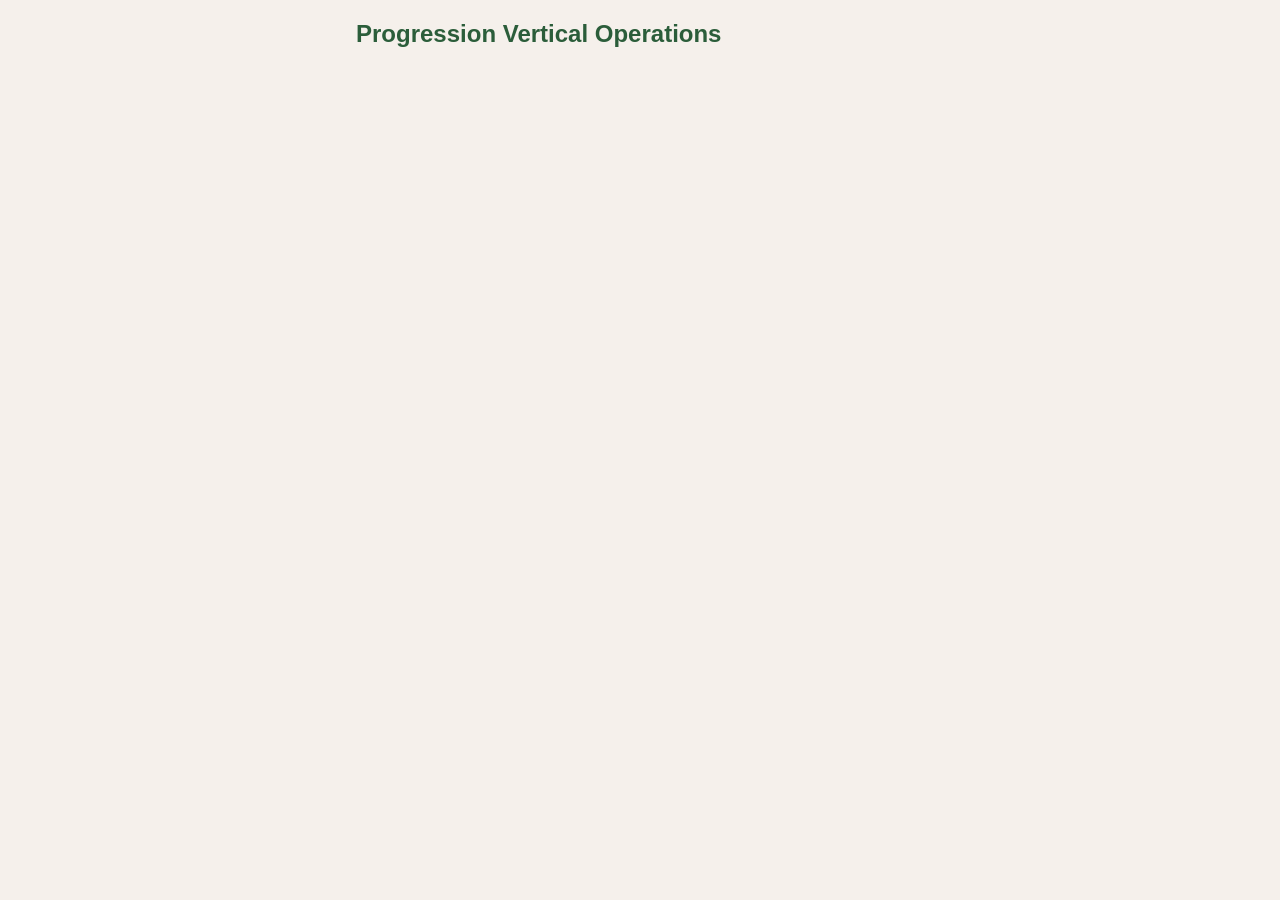
<file: index.html>
<!-- 
  Progression Vertical Operations System
  Home Page / App Launcher
  
  This is the main entry point hosted on GitHub Pages.
  Staff use this page to navigate to:
    - Gear Inspection app
    - Gear Check-Out & Return app
-->
<!DOCTYPE html>
<html lang="en">
<head>
  <meta charset="UTF-8" />
  <meta name="viewport" content="width=device-width, initial-scale=1.0" />
  <title>Progression Vertical Ops</title>
  <link rel="stylesheet" href="shared/styles.css" />
</head>
<body>
  <h1>Progression Vertical Operations</h1>
  <!-- App launcher buttons will go here -->
</body>
</html>
</file>
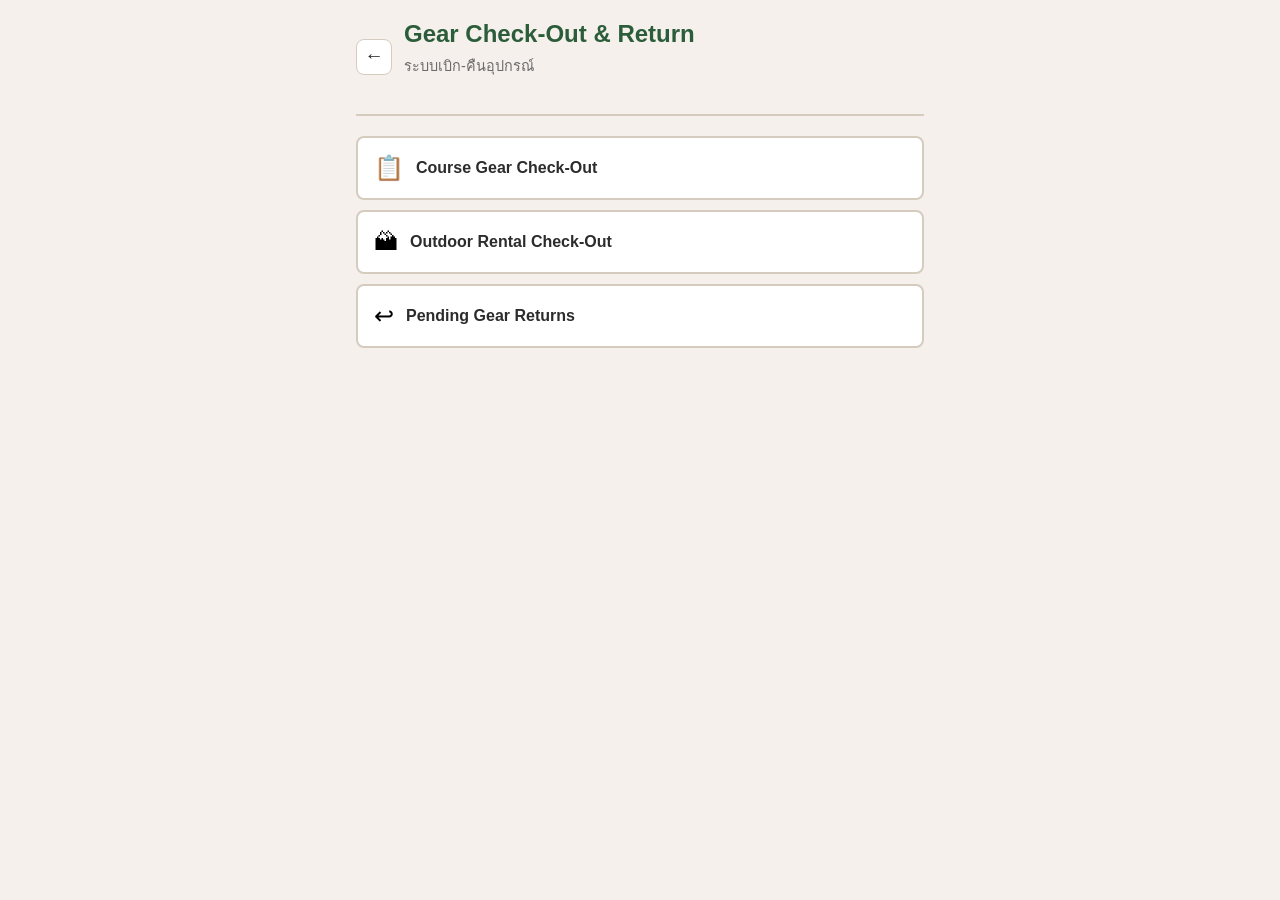
<file: gear-checkout-return/index.html>
<!--
  Gear Check-Out & Return System
  Progression Vertical Operations System

  Staff use this app for:
    1. Course Gear Check-Out
    2. Outdoor Rental Check-Out (future)
    3. Pending Gear Return Tasks (future)
-->
<!DOCTYPE html>
<html lang="en">
<head>
  <meta charset="UTF-8" />
  <meta name="viewport" content="width=device-width, initial-scale=1.0" />
  <title>Gear Check-Out & Return — Progression Vertical</title>
  <link rel="stylesheet" href="../shared/styles.css" />
  <link rel="stylesheet" href="checkout-return.css" />
</head>
<body>

  <!-- Page header -->
  <div class="page-header">
    <a href="../index.html" class="back-link" title="Home">←</a>
    <div>
      <h1>Gear Check-Out & Return</h1>
      <div class="subtitle">ระบบเบิก-คืนอุปกรณ์</div>
    </div>
  </div>

  <!-- Step 1: Main menu -->
  <section id="step-menu">
    <button class="menu-btn" id="btn-course-checkout">
      <span class="menu-icon">📋</span>
      <span class="menu-label">Course Gear Check-Out</span>
    </button>
    <button class="menu-btn" id="btn-outdoor-rental">
      <span class="menu-icon">🏔</span>
      <span class="menu-label">Outdoor Rental Check-Out</span>
    </button>
    <button class="menu-btn" id="btn-pending-returns">
      <span class="menu-icon">↩</span>
      <span class="menu-label">Pending Gear Returns</span>
    </button>
  </section>

  <!-- Step 2: Course Gear Check-Out form -->
  <section id="step-course-checkout" class="hidden">

    <!-- Back to menu -->
    <button id="back-to-menu" class="btn-back">← Back to menu</button>

    <h2>Course Gear Check-Out</h2>

    <!-- Staff and course info -->
    <div class="card form-card">
      <div class="form-group">
        <label for="guide-name">Guide / Staff Name</label>
        <input type="text" id="guide-name" placeholder="Enter your name" autocomplete="off" />
      </div>
      <div class="form-row-2col">
        <div class="form-group">
          <label for="checkout-date">Date</label>
          <input type="date" id="checkout-date" />
        </div>
        <div class="form-group">
          <label for="course-time">Course Time</label>
          <select id="course-time">
            <option value="Full-Day">Full-Day</option>
            <option value="AM-Half-Day">AM-Half-Day</option>
            <option value="PM-Half-Day">PM-Half-Day</option>
          </select>
        </div>
      </div>
      <div class="form-row-2col">
        <div class="form-group">
          <label for="program-purpose-select">Program Purpose</label>
          <select id="program-purpose-select">
            <option value="">— Choose purpose —</option>
          </select>
        </div>
        <div class="form-group">
          <label for="activity-type-select">Activity Type</label>
          <select id="activity-type-select" disabled>
            <option value="">— Choose activity —</option>
          </select>
        </div>
      </div>
      <div class="form-group">
        <label for="course-select">Course / Mission</label>
        <select id="course-select" disabled>
          <option value="">— Choose course / mission —</option>
        </select>
      </div>
    </div>

    <!-- Gear list renders here after course is selected -->
    <div id="course-gear-container">
      <!-- Filled by checkout-return.js -->
    </div>

    <!-- Submit section (hidden until gear is loaded) -->
    <div id="checkout-submit-section" class="hidden">
      <div id="checkout-validation"></div>
      <button id="checkout-submit-btn" class="btn btn-primary btn-full" disabled>
        Check Out Gear
      </button>
    </div>

  </section>

  <!-- Step 3: Success screen -->
  <section id="step-checkout-success" class="hidden">
    <div class="success-card">
      <div class="success-icon">✓</div>
      <h2>Gear Checked Out</h2>
      <p id="checkout-success-details"></p>
      <button id="new-checkout-btn" class="btn btn-primary btn-full mt-16">
        New Check-Out
      </button>
    </div>
  </section>

  <!-- Step 4: Outdoor Rental Check-Out -->
  <section id="step-outdoor-rental" class="hidden">

    <button id="rental-back-to-menu" class="btn-back">← Back to menu</button>

    <h2>Outdoor Rental Check-Out</h2>

    <!-- Customer info -->
    <div class="card form-card">
      <div class="form-section-label">Customer Details</div>
      <div class="form-group">
        <label for="rental-customer-name">Customer Name <span class="required">*</span></label>
        <input type="text" id="rental-customer-name" placeholder="Full name" autocomplete="off" />
      </div>
      <div class="form-group">
        <label for="rental-customer-email">Email</label>
        <input type="email" id="rental-customer-email" placeholder="email@example.com" autocomplete="off" />
      </div>
      <div class="form-group">
        <label for="rental-customer-phone">Phone <span class="required">*</span></label>
        <input type="tel" id="rental-customer-phone" placeholder="Phone number" autocomplete="off" />
      </div>
    </div>

    <!-- Rental dates -->
    <div class="card form-card">
      <div class="form-section-label">Rental Dates</div>
      <div class="form-group">
        <label for="rental-checkout-date">Check-Out Date</label>
        <input type="date" id="rental-checkout-date" />
      </div>
      <div class="form-row-2col">
        <div class="form-group">
          <label for="rental-return-date">Planned Return Date <span class="required">*</span></label>
          <input type="date" id="rental-return-date" />
        </div>
        <div class="form-group">
          <label for="rental-return-time">Return Time</label>
          <select id="rental-return-time">
            <option value="Before 10:00">Before 10:00</option>
            <option value="10:00 - 12:00">10:00 - 12:00</option>
            <option value="12:00 - 14:00">12:00 - 14:00</option>
            <option value="14:00 - 16:00">14:00 - 16:00</option>
            <option value="16:00 - 18:00" selected>16:00 - 18:00</option>
            <option value="After 18:00">After 18:00</option>
          </select>
        </div>
      </div>
      <div id="rental-date-warning" class="field-warning hidden"></div>
    </div>

    <!-- Staff and deposit -->
    <div class="card form-card">
      <div class="form-section-label">Staff & Deposit</div>
      <div class="form-group">
        <label for="rental-staff-name">Check-Out Staff Name <span class="required">*</span></label>
        <input type="text" id="rental-staff-name" placeholder="Your name" autocomplete="off" />
      </div>
      <div class="form-group">
        <label for="rental-deposit-type">Deposit Type <span class="required">*</span></label>
        <select id="rental-deposit-type">
          <option value="">— Select deposit type —</option>
          <option value="Cash">Cash (10,000 THB)</option>
          <option value="Passport">Passport held</option>
          <option value="Other">Other</option>
        </select>
      </div>
      <div id="deposit-cash-field" class="form-group hidden">
        <label for="rental-deposit-amount">Deposit Amount (THB) <span class="required">*</span></label>
        <input type="number" id="rental-deposit-amount" value="10000" min="0" inputmode="numeric" />
      </div>
      <div id="deposit-note-field" class="form-group hidden">
        <label for="rental-deposit-note">Deposit Note</label>
        <input type="text" id="rental-deposit-note" placeholder="e.g., Passport country, other details" autocomplete="off" />
      </div>
    </div>

    <!-- Rental item list renders here -->
    <div id="rental-items-container">
      <!-- Filled by checkout-return.js -->
    </div>

    <!-- Discount section -->
    <div id="rental-discount-section" class="card form-card hidden">
      <div class="form-section-label">Discount</div>
      <div class="form-row-2col">
        <div class="form-group">
          <label for="rental-discount-type">Discount Type</label>
          <select id="rental-discount-type">
            <option value="None">None</option>
            <option value="Fixed">Fixed Amount (THB)</option>
            <option value="Percent">Percentage (%)</option>
          </select>
        </div>
        <div class="form-group">
          <label for="rental-discount-value">Value</label>
          <input type="number" id="rental-discount-value" value="0" min="0" inputmode="numeric" />
        </div>
      </div>
    </div>

    <!-- Pricing summary -->
    <div id="rental-pricing-section" class="card hidden">
      <div class="pricing-row">
        <span>Rental Days</span>
        <span id="pricing-days">0</span>
      </div>
      <div class="pricing-row">
        <span>Subtotal</span>
        <span id="pricing-subtotal">฿0</span>
      </div>
      <div class="pricing-row pricing-discount hidden" id="pricing-discount-row">
        <span>Discount</span>
        <span id="pricing-discount">-฿0</span>
      </div>
      <div class="pricing-row pricing-total">
        <span>Total</span>
        <span id="pricing-total">฿0</span>
      </div>
    </div>

    <!-- Rental validation and submit -->
    <div id="rental-submit-section" class="hidden">
      <div id="rental-validation"></div>
      <button id="rental-submit-btn" class="btn btn-primary btn-full" disabled>
        Check Out Rental Gear
      </button>
    </div>

  </section>

  <!-- Step 5: Rental Success screen -->
  <section id="step-rental-success" class="hidden">
    <div class="success-card">
      <div class="success-icon">✓</div>
      <h2>Rental Checked Out</h2>
      <p id="rental-success-details"></p>
      <button id="print-agreement-btn" class="btn btn-accent btn-full mt-16">
        🖨 Print Rental Agreement
      </button>

      <!-- Signature confirmation -->
      <div class="confirm-section mt-16">
        <div class="confirm-row" id="confirm-printed-row">
          <label>
            <input type="checkbox" id="confirm-printed" />
            Agreement printed
          </label>
          <span id="confirm-printed-status" class="confirm-status"></span>
        </div>
        <div class="confirm-row" id="confirm-signed-row">
          <label>
            <input type="checkbox" id="confirm-signed" disabled />
            Customer signature collected
          </label>
          <span id="confirm-signed-status" class="confirm-status"></span>
        </div>
        <div id="confirm-warning" class="confirm-warning hidden">
          ⚠ Remember to print and collect the customer's signature before they leave.
        </div>
      </div>

      <button id="new-rental-btn" class="btn btn-primary btn-full mt-16">
        New Check-Out
      </button>
    </div>
  </section>

  <!-- Step 6: Pending Gear Returns -->
  <section id="step-pending-returns" class="hidden">

    <button id="returns-back-to-menu" class="btn-back">← Back to menu</button>

    <h2>Pending Gear Returns</h2>

    <div id="pending-returns-container">
      <!-- Filled by checkout-return.js -->
    </div>

  </section>

  <!-- Step 7: Return detail view -->
  <section id="step-return-detail" class="hidden">

    <button id="detail-back-to-list" class="btn-back">← Back to list</button>

    <div id="return-detail-header"></div>
    <div id="return-detail-items"></div>

  </section>

  <!-- Scripts -->
  <script src="../shared/config.js"></script>
  <script src="../shared/api.js"></script>
  <script src="checkout-return.js"></script>
</body>
</html>
</file>
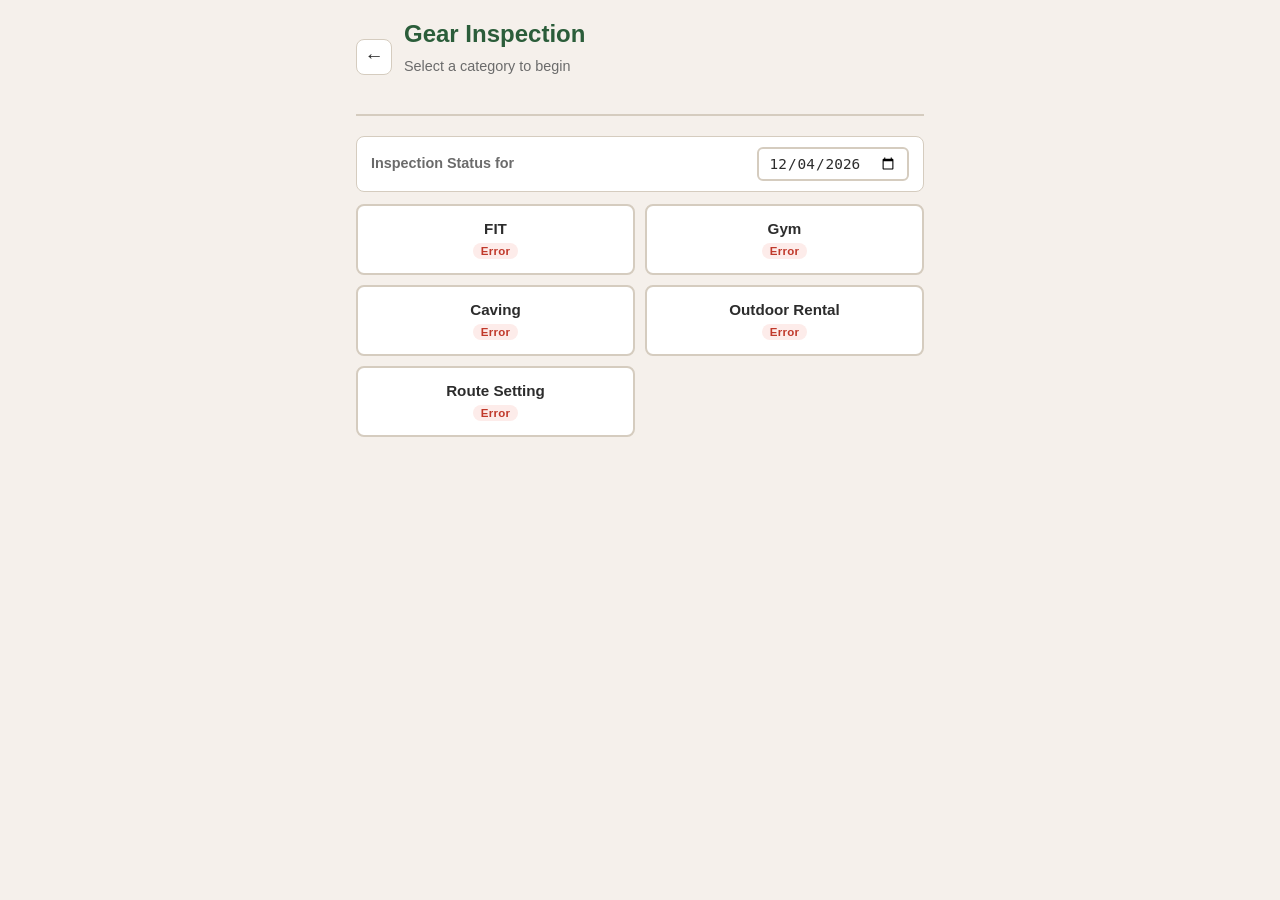
<file: gear-inspection/index.html>
<!--
  Gear Inspection App
  Progression Vertical Operations System

  Current feature: Load gear by category
  Staff select a category to see the active gear list for inspection.
-->
<!DOCTYPE html>
<html lang="en">
<head>
  <meta charset="UTF-8" />
  <meta name="viewport" content="width=device-width, initial-scale=1.0" />
  <title>Gear Inspection — Progression Vertical</title>
  <link rel="stylesheet" href="../shared/styles.css" />
  <link rel="stylesheet" href="inspection.css" />
</head>
<body>

  <!-- Page header with back link -->
  <div class="page-header">
    <a href="../index.html" class="back-link" title="Home">←</a>
    <div>
      <h1>Gear Inspection</h1>
      <div class="subtitle">Select a category to begin</div>
    </div>
  </div>

  <!-- Step 1: Category selection with dashboard -->
  <section id="step-category">

    <!-- Dashboard date picker -->
    <div class="dashboard-bar">
      <label for="dashboard-date">Inspection Status for</label>
      <input type="date" id="dashboard-date" />
    </div>

    <!-- Category buttons with status badges -->
    <div class="category-grid">
      <button class="category-btn" data-category="FIT">
        <span class="cat-name">FIT</span>
        <span id="status-FIT" class="cat-status"></span>
      </button>
      <button class="category-btn" data-category="Gym">
        <span class="cat-name">Gym</span>
        <span id="status-Gym" class="cat-status"></span>
      </button>
      <button class="category-btn" data-category="Caving">
        <span class="cat-name">Caving</span>
        <span id="status-Caving" class="cat-status"></span>
      </button>
      <button class="category-btn" data-category="Outdoor Rental">
        <span class="cat-name">Outdoor Rental</span>
        <span id="status-Outdoor Rental" class="cat-status"></span>
      </button>
      <button class="category-btn" data-category="Route Setting">
        <span class="cat-name">Route Setting</span>
        <span id="status-Route Setting" class="cat-status"></span>
      </button>
    </div>
  </section>

  <!-- Step 2: Gear list (hidden until a category is selected) -->
  <section id="step-gear-list" class="hidden">

    <!-- Shows which category is selected and item count -->
    <div class="selected-category-bar">
      <span id="selected-category-name"></span>
      <span id="gear-count" class="badge badge-count"></span>
    </div>

    <!-- Inspector info fields -->
    <div class="inspector-fields card">
      <div class="field-row">
        <label for="inspector-name">Inspector Name</label>
        <input type="text" id="inspector-name" placeholder="Enter your name" autocomplete="off" />
      </div>
      <div class="field-row">
        <label for="inspection-date">Date</label>
        <input type="date" id="inspection-date" />
      </div>
    </div>

    <!-- Gear inspection form renders here -->
    <div id="gear-list-container">
      <!-- Filled by inspection.js -->
    </div>

    <!-- Validation summary and submit button -->
    <div id="submit-section" class="hidden">
      <div id="validation-summary"></div>
      <button id="submit-btn" class="btn btn-primary btn-full" disabled>
        Submit Inspection
      </button>
    </div>
  </section>

  <!-- Step 3: Success screen (shown after successful submit) -->
  <section id="step-success" class="hidden">
    <div class="success-card">
      <div class="success-icon">✓</div>
      <h2>Inspection Submitted</h2>
      <p id="success-details"></p>
      <button id="new-inspection-btn" class="btn btn-primary btn-full mt-16">
        Start New Inspection
      </button>
    </div>
  </section>

  <!-- Scripts: config first, then api helper, then app logic -->
  <script src="../shared/config.js"></script>
  <script src="../shared/api.js"></script>
  <script src="inspection.js"></script>
</body>
</html>
</file>
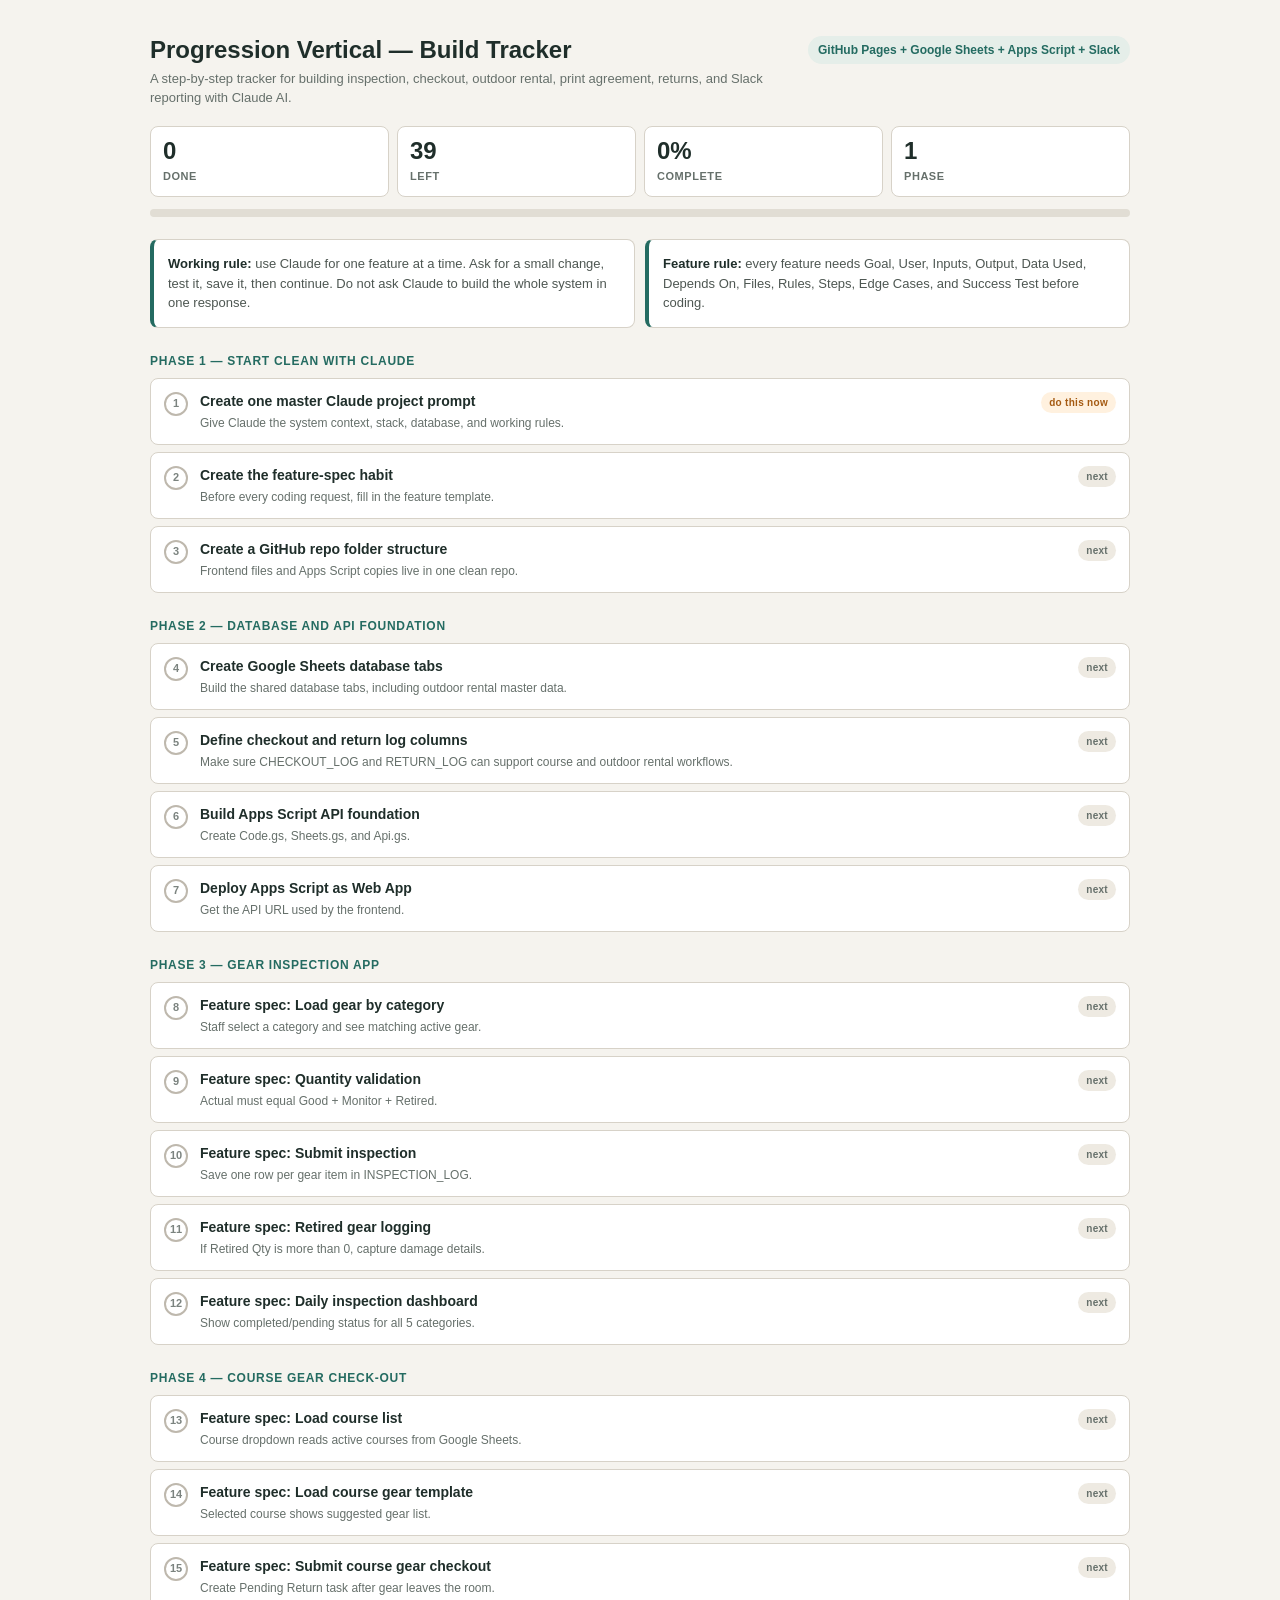
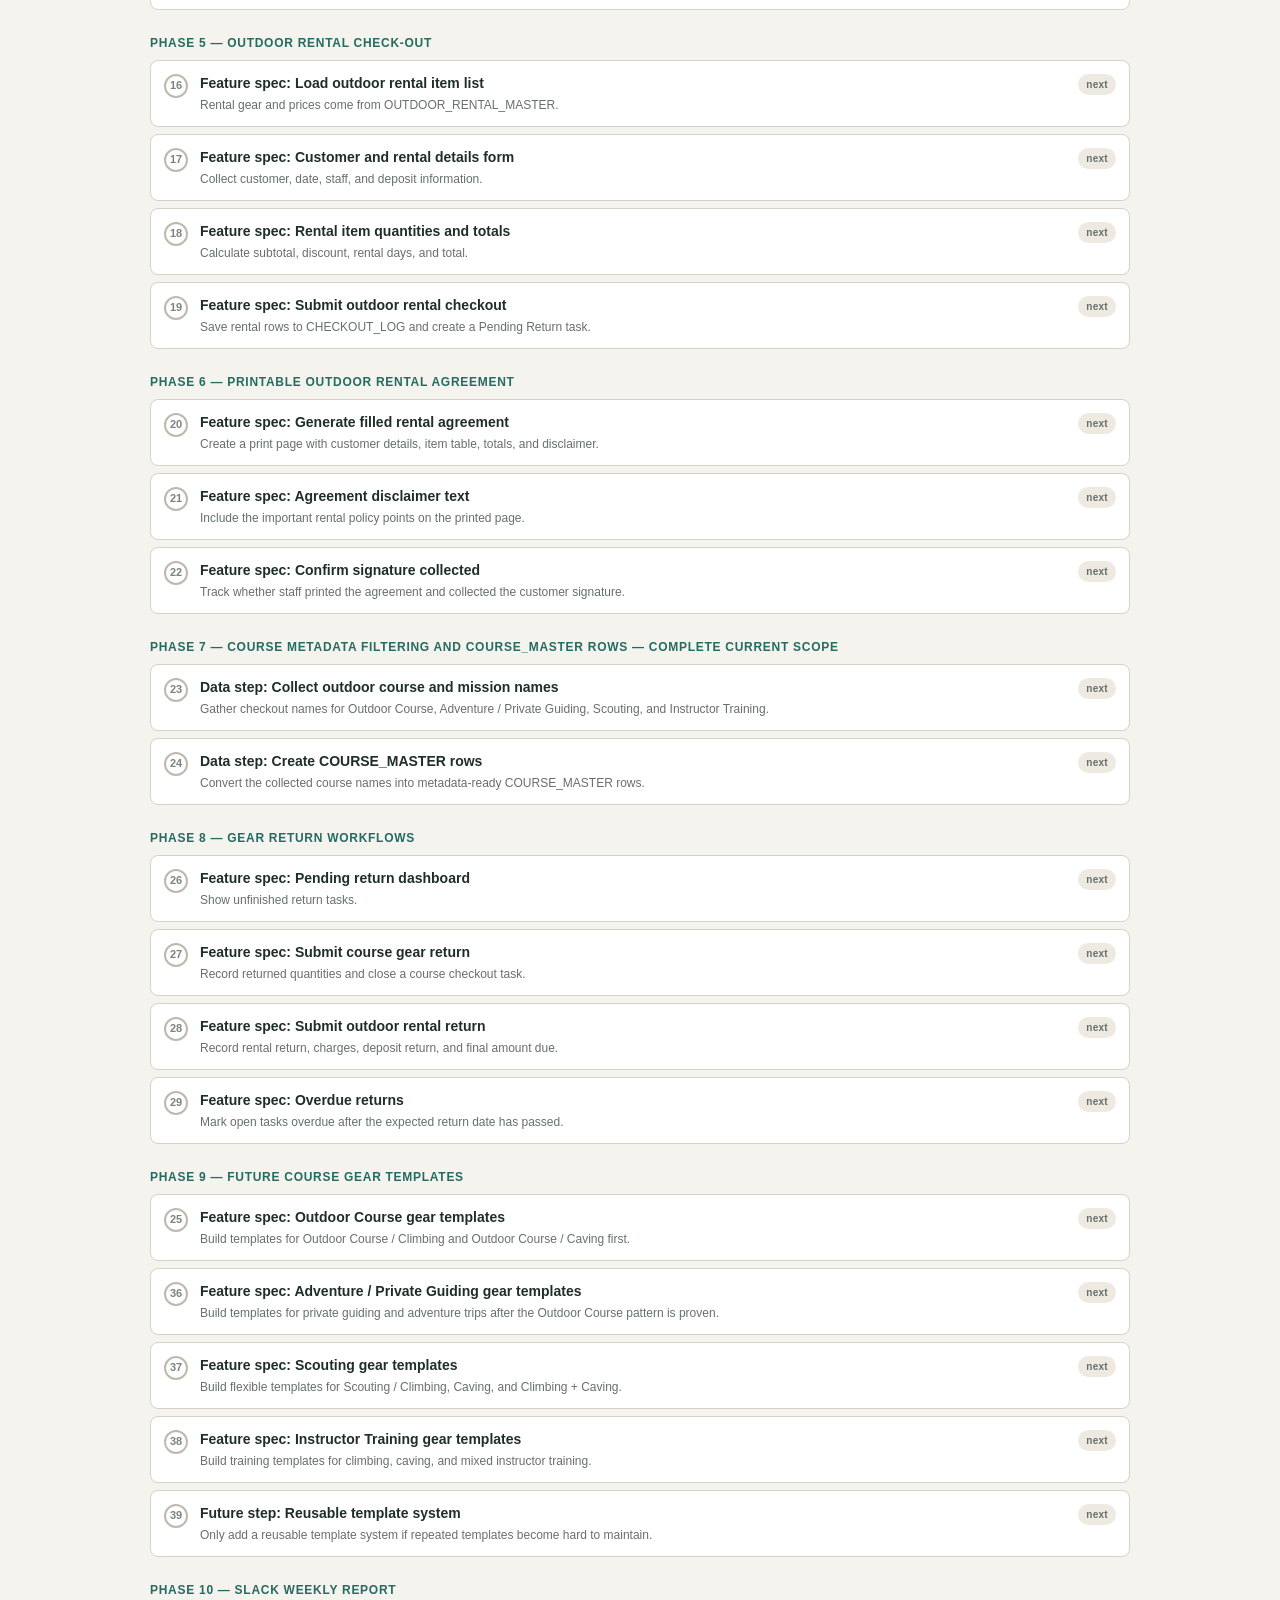
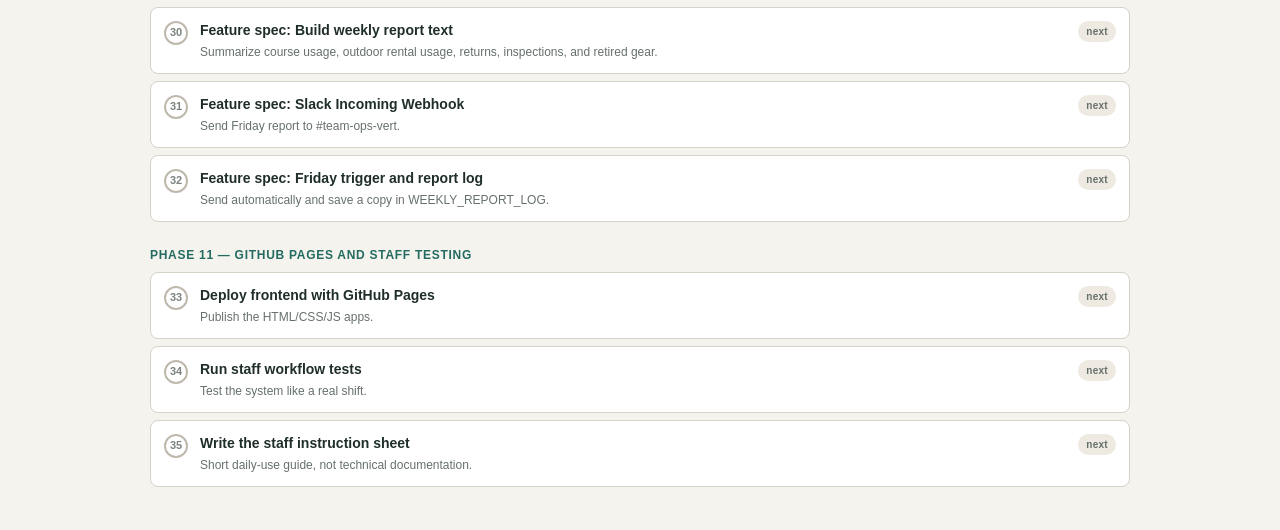
<file: docs/build_tracker.html>
<!doctype html>
<html lang="en">
<head>
<meta charset="utf-8">
<meta name="viewport" content="width=device-width, initial-scale=1">
<title>Progression Vertical — Build Tracker</title>
<style>
  * { box-sizing: border-box; margin: 0; padding: 0; }

  body {
    min-height: 100vh;
    padding: 28px 18px;
    background: #F5F3EE;
    color: #242722;
    font-family: -apple-system, BlinkMacSystemFont, "Segoe UI", Arial, sans-serif;
    line-height: 1.5;
  }

  .wrap { width: min(980px, 100%); margin: 0 auto; }

  .page-header {
    display: flex;
    justify-content: space-between;
    align-items: flex-start;
    gap: 16px;
    margin-bottom: 18px;
  }

  h1 {
    font-size: 24px;
    line-height: 1.15;
    color: #1F2E2A;
    margin-bottom: 5px;
  }

  .subtitle {
    color: #66706B;
    font-size: 13px;
  }

  .pill {
    display: inline-flex;
    align-items: center;
    min-height: 28px;
    padding: 4px 10px;
    border-radius: 999px;
    background: #E5EEE9;
    color: #246B61;
    font-size: 12px;
    font-weight: 700;
    white-space: nowrap;
  }

  .stats-row {
    display: grid;
    grid-template-columns: repeat(4, minmax(0, 1fr));
    gap: 8px;
    margin-bottom: 12px;
  }

  .stat-card {
    background: #FFFFFF;
    border: 1px solid #D7D2C8;
    border-radius: 8px;
    padding: 12px;
  }

  .stat-num {
    font-size: 24px;
    font-weight: 800;
    line-height: 1;
    color: #1F2E2A;
  }

  .stat-lbl {
    margin-top: 5px;
    color: #66706B;
    font-size: 11px;
    font-weight: 700;
    letter-spacing: .05em;
    text-transform: uppercase;
  }

  .progress-wrap {
    height: 8px;
    margin-bottom: 22px;
    overflow: hidden;
    border-radius: 999px;
    background: #E1DDD4;
  }

  .progress-fill {
    height: 100%;
    width: 0%;
    border-radius: inherit;
    background: #246B61;
    transition: width .25s ease;
  }

  .intro-grid {
    display: grid;
    grid-template-columns: 1fr;
    gap: 10px;
    margin-bottom: 22px;
  }

  .note-card {
    background: #FFFFFF;
    border: 1px solid #D7D2C8;
    border-left: 4px solid #246B61;
    border-radius: 8px;
    padding: 14px;
    color: #4E5752;
    font-size: 13px;
  }

  .note-card strong { color: #1F2E2A; }

  .phase-label {
    margin: 24px 0 8px;
    color: #246B61;
    font-size: 12px;
    font-weight: 800;
    letter-spacing: .06em;
    text-transform: uppercase;
  }

  .step {
    display: flex;
    align-items: flex-start;
    gap: 12px;
    margin-bottom: 7px;
    padding: 12px 13px;
    background: #FFFFFF;
    border: 1px solid #D7D2C8;
    border-radius: 8px;
    cursor: pointer;
    user-select: none;
  }

  .step:hover { border-color: #99A9A2; }
  .step.active { border-color: #246B61; background: #F0F6F3; }
  .step.done { opacity: .66; }

  .step-check {
    flex: 0 0 auto;
    width: 24px;
    height: 24px;
    border-radius: 50%;
    border: 2px solid #BEB8AD;
    display: flex;
    align-items: center;
    justify-content: center;
    color: #7B837F;
    font-size: 11px;
    font-weight: 800;
    margin-top: 1px;
  }

  .step.done .step-check {
    background: #247A4D;
    border-color: #247A4D;
    color: #FFFFFF;
  }

  .step-body { flex: 1; min-width: 0; }

  .step-title {
    color: #1F2E2A;
    font-size: 14px;
    font-weight: 800;
  }

  .step-sub {
    color: #66706B;
    font-size: 12px;
    margin-top: 2px;
  }

  .badge {
    align-self: flex-start;
    margin-top: 1px;
    padding: 3px 8px;
    border-radius: 999px;
    font-size: 10px;
    font-weight: 800;
    letter-spacing: .03em;
    white-space: nowrap;
  }

  .badge.now { background: #FFF1DF; color: #A45A12; }
  .badge.soon { background: #EEEAE2; color: #66706B; }
  .badge.done { background: #E5F3EB; color: #247A4D; }

  .detail {
    margin: 3px 0 12px 36px;
    padding: 15px;
    background: #FFFFFF;
    border: 1px solid #D7D2C8;
    border-left: 4px solid #246B61;
    border-radius: 8px;
    color: #4E5752;
    font-size: 13px;
  }

  .detail strong { color: #1F2E2A; }
  .detail ul { padding-left: 18px; margin: 8px 0; }
  .detail li { margin-bottom: 4px; }

  .cmd {
    display: inline-block;
    padding: 1px 6px;
    border-radius: 4px;
    background: #F1EFE9;
    border: 1px solid #D7D2C8;
    color: #1F2E2A;
    font-family: "SFMono-Regular", Consolas, monospace;
    font-size: 12px;
  }

  pre {
    white-space: pre-wrap;
    margin: 10px 0;
    padding: 12px;
    border-radius: 8px;
    background: #F1EFE9;
    border: 1px solid #D7D2C8;
    color: #1F2E2A;
    font-family: "SFMono-Regular", Consolas, monospace;
    font-size: 12px;
  }

  .prompt-box {
    margin-top: 14px;
    padding-top: 12px;
    border-top: 1px solid #D7D2C8;
  }

  .prompt-label {
    margin-bottom: 6px;
    color: #246B61;
    font-size: 12px;
    font-weight: 900;
    letter-spacing: .05em;
    text-transform: uppercase;
  }

  .prompt-box pre {
    max-height: 360px;
    overflow: auto;
  }

  .btn-row {
    display: flex;
    flex-wrap: wrap;
    gap: 8px;
    margin-top: 12px;
  }

  button {
    min-height: 36px;
    padding: 7px 12px;
    border-radius: 8px;
    border: 1px solid #D7D2C8;
    background: #FFFFFF;
    color: #1F2E2A;
    font: inherit;
    font-size: 12px;
    font-weight: 800;
    cursor: pointer;
  }

  button.primary {
    background: #246B61;
    border-color: #246B61;
    color: #FFFFFF;
  }

  button.danger {
    background: #FFFFFF;
    border-color: #B43A35;
    color: #B43A35;
  }

  @media (min-width: 760px) {
    body { padding: 36px 24px; }
    .intro-grid { grid-template-columns: repeat(2, minmax(0, 1fr)); }
  }

  @media (max-width: 560px) {
    .page-header { display: block; }
    .pill { margin-top: 10px; }
    .stats-row { grid-template-columns: repeat(2, minmax(0, 1fr)); }
    .detail { margin-left: 0; }
  }
</style>
</head>
<body>
<main class="wrap">
  <header class="page-header">
    <div>
      <h1>Progression Vertical — Build Tracker</h1>
      <p class="subtitle">A step-by-step tracker for building inspection, checkout, outdoor rental, print agreement, returns, and Slack reporting with Claude AI.</p>
    </div>
    <span class="pill">GitHub Pages + Google Sheets + Apps Script + Slack</span>
  </header>

  <section class="stats-row">
    <div class="stat-card">
      <div class="stat-num" id="stat-done">0</div>
      <div class="stat-lbl">Done</div>
    </div>
    <div class="stat-card">
      <div class="stat-num" id="stat-left">0</div>
      <div class="stat-lbl">Left</div>
    </div>
    <div class="stat-card">
      <div class="stat-num" id="stat-pct">0%</div>
      <div class="stat-lbl">Complete</div>
    </div>
    <div class="stat-card">
      <div class="stat-num" id="stat-phase">1</div>
      <div class="stat-lbl">Phase</div>
    </div>
  </section>

  <div class="progress-wrap">
    <div class="progress-fill" id="progress"></div>
  </div>

  <section class="intro-grid">
    <div class="note-card">
      <strong>Working rule:</strong> use Claude for one feature at a time. Ask for a small change, test it, save it, then continue. Do not ask Claude to build the whole system in one response.
    </div>
    <div class="note-card">
      <strong>Feature rule:</strong> every feature needs Goal, User, Inputs, Output, Data Used, Depends On, Files, Rules, Steps, Edge Cases, and Success Test before coding.
    </div>
  </section>

  <div id="steps"></div>
</main>

<script>
const FEATURE_TEMPLATE = `# Feature: [name]

## Goal
What should this do?

## User
Who uses it?

## Inputs
What information does it need?

## Output
What should it produce?

## Data Used
Which Google Sheets tabs does it read or write?

## Depends On
Which features, files, or tabs must exist before this one?

## Files
Which frontend files and which .gs files will be created or changed?

## Rules
What logic must it follow?

## Steps
1.
2.
3.

## Edge Cases
What unusual situations should it handle?

## Success Test
How do I know it works?`;

const CLAUDE_RULES = `You are helping me build a beginner-friendly operations system for Progression Vertical Climbing Gym.

Stack:
- Frontend: HTML, CSS, JavaScript
- Hosting: GitHub Pages
- Database: Google Sheets
- Backend/API/automation: Google Apps Script
- Weekly report: Slack Incoming Webhook
- No complex backend server

Important working rules:
- Build one feature at a time.
- Do not rewrite unrelated files.
- Keep code beginner-friendly and clearly commented.
- Tell me exactly which files changed.
- Tell me exactly how to test the change.
- Frontend files go in GitHub, not Apps Script.
- Apps Script should only contain .gs backend files.
- Gear lists, course templates, and outdoor rental prices must come from Google Sheets, not hard-coded frontend data.
- Outdoor rental checkout must generate a printable agreement with filled details and disclaimer text.
- Do not store full passport numbers in version 1.`;

const PROMPTS = {
  1: `I am building the Progression Vertical Operations System. Please read the attached/project introduction carefully before coding.

Your first task is only to understand and summarize the system.

Please explain back to me:
1. The frontend layer
2. The Apps Script backend/API layer
3. The Google Sheets database layer
4. How Gear Inspection connects to the database
5. How Course Gear Check-Out connects to the database
6. How Outdoor Rental Check-Out and the printable agreement connect to the database
7. How Gear Return and Slack weekly reports connect to the system

Do not write code yet.`,

  2: `Before we code, I want to use this feature-spec workflow for every feature.

Please confirm you will follow this process:
- Review the feature spec first
- Ask questions if anything is unclear or risky
- Implement only the requested feature
- Do not rewrite unrelated files
- Tell me exactly which files changed
- Tell me exactly how to test the feature

Here is the feature template I want to use:

# Feature: [name]

## Goal

## User

## Inputs

## Output

## Data Used

## Rules

## Steps

## Edge Cases

## Success Test

Do not write code yet. Just confirm the workflow and suggest any small improvement to the template.`,

  3: `Please create the recommended GitHub repo folder/file structure for the Progression Vertical Operations System.

Stack:
- Frontend: HTML, CSS, JavaScript
- Hosting: GitHub Pages
- Database: Google Sheets
- Backend/API/automation: Google Apps Script
- Slack weekly report via Incoming Webhook

Please output:
1. The folder tree
2. What each folder/file is for
3. Which files belong in GitHub
4. Which files belong in Apps Script

Do not write full app code yet.`,

  4: `# Feature: Create Google Sheets database tabs

## Goal
Create the shared Google Sheets database for gear inspection, course checkout, outdoor rental checkout, gear return, and weekly reports.

## User
Admin/manager setting up the system.

## Inputs
Required tab names and column headers from the project introduction.

## Output
A beginner-friendly Apps Script file named Setup.gs that creates all tabs, headers, and starter sample data.

## Data Used
Creates these tabs:
GEAR_MASTER
COURSE_MASTER
COURSE_GEAR_TEMPLATE
OUTDOOR_RENTAL_MASTER
INSPECTION_LOG
RETIRED_GEAR_LOG
CHECKOUT_LOG
RETURN_LOG
WEEKLY_REPORT_LOG

## Depends On
The Google Sheet named Progression Vertical Gear Operations Database must already exist.
The Apps Script project should be opened from that Google Sheet.
No previous app features are required.

## Files
Create or change this Apps Script backend file:
apps-script/Setup.gs

No frontend files should be created or changed in this step.

## Rules
Do not wipe existing log data if setupDatabase is run again.
Include outdoor rental items and prices from the rental policy.
Keep the code beginner-friendly and commented.

## Steps
1. Create missing tabs.
2. Add or update header rows.
3. Add starter sample data only if master sheets are empty.
4. Freeze header rows.

## Edge Cases
Setup is run more than once.
Some tabs already exist.
Some master data already exists.

## Success Test
Running setupDatabase() creates all required tabs and headers without deleting existing log records.

Please implement only Setup.gs and explain how to run it.`,

  5: `# Feature: Define CHECKOUT_LOG and RETURN_LOG columns

## Goal
Make sure the database can store both course checkout and outdoor rental checkout in the same connected system.

## User
Admin/manager and future staff workflows.

## Inputs
Course checkout fields, outdoor rental customer fields, deposit fields, printable agreement fields, and return/charge fields.

## Output
Updated CHECKOUT_LOG and RETURN_LOG header definitions.

## Data Used
CHECKOUT_LOG
RETURN_LOG

## Rules
CHECKOUT_LOG must support checkout_type = Course and checkout_type = Outdoor Rental.
Outdoor rental rows need customer details, deposit details, rental totals, agreement printed, and signature collected.
RETURN_LOG must support returned quantities, issue details, late/dirty/damage/loss charges, deposit returned, and final amount due.
Do not store full passport numbers in version 1.

## Steps
1. Review the existing columns.
2. Add missing columns.
3. Keep existing columns where possible.
4. Explain the purpose of each new outdoor rental field.

## Edge Cases
Course checkout rows do not need customer/deposit fields.
Outdoor rental rows may not have course_id or course_name.

## Success Test
One CHECKOUT_LOG tab can store both a course checkout and an outdoor rental checkout clearly.

Please update only the database/header design and any relevant setup code.`,

  6: `# Feature: Apps Script API foundation

## Goal
Create the backend API foundation for the web apps.

## User
Frontend web apps calling Google Apps Script.

## Inputs
JSON requests from frontend with action and data.

## Output
Code.gs, Sheets.gs, and Api.gs.

## Data Used
All Google Sheets tabs as needed.

## Rules
Apps Script files only. Do not include frontend HTML/CSS/JS here.
Code.gs handles doGet, doPost, JSON responses, and action routing.
Sheets.gs handles sheet helpers.
Api.gs handles operations actions.
Keep functions beginner-friendly.

## Steps
1. Create Code.gs.
2. Create Sheets.gs.
3. Create Api.gs with placeholder/initial API actions.
4. Add a simple test function.

## Edge Cases
Missing request body.
Unknown API action.
Missing sheet tab.

## Success Test
testApiGetCourses() logs active courses from COURSE_MASTER.

Please implement only the Apps Script API foundation files and explain where to paste each one.`,

  7: `Please guide me step by step to deploy my Google Apps Script project as a Web App.

Context:
- Project name: Progression Vertical Ops Backend
- Execute as: Me
- Access: Anyone
- Frontend will call the deployed Web App URL

Please include:
1. Exact deployment steps
2. What permissions to approve
3. How to copy the Web App URL
4. Where to paste it in shared/config.js
5. What to do when Apps Script code changes later

Do not write new app code.`,

  8: `# Feature: Load gear by category

## Goal
When staff select an inspection category, show only active gear for that category.

## User
Staff doing daily gear inspection.

## Inputs
Selected category: FIT, Gym, Caving, Outdoor Rental, or Route Setting.

## Output
Gear list with gear_type_id, gear_name, category, and expected_qty.

## Data Used
Reads GEAR_MASTER.

## Rules
Only show active gear.
Do not hard-code gear list in frontend.
Gear must come from Google Sheets.

## Steps
1. Frontend sends selected category to API.
2. API reads GEAR_MASTER.
3. API filters by category and active.
4. Frontend renders gear list.

## Edge Cases
Blank category.
No gear in category.
API error.

## Success Test
Selecting FIT shows only active FIT gear from Google Sheets.

Please implement only this feature and list changed files.`,

  9: `# Feature: Quantity validation

## Goal
Prevent staff from submitting inspection rows with mismatched quantity totals.

## User
Staff doing daily gear inspection.

## Inputs
Expected Qty, Actual Qty, Good Qty, Monitor Qty, Retired Qty.

## Output
Calculated Missing Qty and clear validation warnings.

## Data Used
Frontend form values. Later saved to INSPECTION_LOG.

## Rules
Actual Qty must equal Good Qty + Monitor Qty + Retired Qty.
Missing Qty = Expected Qty - Actual Qty.
Block submit if actual does not match quality totals.

## Steps
1. Watch quantity inputs.
2. Calculate Missing Qty.
3. Show warning if totals do not match.
4. Disable submit until fixed.

## Edge Cases
Blank values.
Negative values.
Actual higher than expected.

## Success Test
Actual 10, Good 8, Monitor 1, Retired 0 is blocked.
Actual 10, Good 9, Monitor 1, Retired 0 is allowed.

Please implement only this feature and list changed files.`,

  10: `# Feature: Submit inspection

## Goal
Save one category inspection to Google Sheets.

## User
Staff doing daily gear inspection.

## Inputs
Date, inspector, category, gear item quantities, notes.

## Output
Rows saved to INSPECTION_LOG.

## Data Used
Writes INSPECTION_LOG.

## Rules
One category inspection creates one shared submission_id.
Each gear item gets one row.
Validate quantities before saving.

## Steps
1. Staff fills inspection form.
2. Frontend validates all rows.
3. Frontend sends data to API.
4. API creates submission_id.
5. API appends rows to INSPECTION_LOG.

## Edge Cases
No gear items.
Missing inspector name.
Validation mismatch.

## Success Test
Submitting FIT inspection creates multiple INSPECTION_LOG rows with the same submission_id.

Please implement only this feature and list changed files.`,

  11: `# Feature: Retired gear logging

## Goal
If staff retire gear during inspection, save extra retired gear details.

## User
Staff doing daily gear inspection.

## Inputs
Retired Qty, damage detail, moved to retired box, action needed.

## Output
Rows saved to RETIRED_GEAR_LOG.

## Data Used
Writes INSPECTION_LOG and RETIRED_GEAR_LOG.

## Rules
If Retired Qty > 0, show retired gear fields.
Damage detail is required.
Moved to retired box must be Yes.
No photo field required in version 1.

## Steps
1. Staff enters Retired Qty.
2. App shows retired gear fields.
3. Staff fills damage detail and confirms moved to retired box.
4. Submit saves inspection and retired gear rows.

## Edge Cases
Retired Qty > 0 but no damage detail.
Moved to retired box is No.

## Success Test
Retiring 1 harness saves a RETIRED_GEAR_LOG row linked to the inspection_submission_id.

Please implement only this feature and list changed files.`,

  12: `# Feature: Daily inspection dashboard

## Goal
Show today’s inspection status for all required categories.

## User
Staff and managers checking daily inspection completion.

## Inputs
Selected date, default today.

## Output
Dashboard statuses for FIT, Gym, Caving, Outdoor Rental, and Route Setting.

## Data Used
Reads INSPECTION_LOG.

## Rules
All 5 categories are expected daily.
No rows means Pending.
Retired Qty > 0 means Completed with retired gear.
Missing or monitor quantity means Completed with issue.
Otherwise Completed.

## Steps
1. Load today’s inspection log rows.
2. Group by category.
3. Calculate status.
4. Render dashboard.

## Edge Cases
No inspections today.
Multiple submissions for same category.
Retired and missing gear in same category.

## Success Test
After submitting FIT, dashboard changes FIT from Pending to Completed or issue status.

Please implement only this feature and list changed files.`,

  13: `# Feature: Load course list

## Goal
Show active courses in the Course Gear Check-Out form.

## User
Staff checking out gear for courses.

## Inputs
No user input besides opening the form.

## Output
Course dropdown options.

## Data Used
Reads COURSE_MASTER.

## Rules
Only active courses appear.
Course list must come from Google Sheets.

## Steps
1. Frontend calls getCourses.
2. API reads COURSE_MASTER.
3. API returns active courses.
4. Frontend renders dropdown.

## Edge Cases
No active courses.
API error.

## Success Test
Course dropdown matches active rows in COURSE_MASTER.

Please implement only this feature and list changed files.`,

  14: `# Feature: Load course gear template

## Goal
When staff select a course, show suggested gear for that course.

## User
Staff checking out gear for courses.

## Inputs
Selected course_id.

## Output
Gear list with suggested quantities.

## Data Used
Reads COURSE_GEAR_TEMPLATE.

## Rules
Only active template rows appear.
No hard-coded course gear in frontend.

## Steps
1. Staff selects course.
2. Frontend calls getCourseGearTemplate.
3. API returns active template rows.
4. Frontend renders quantity taken inputs.

## Edge Cases
Course has no template.
Template gear name does not match GEAR_MASTER.

## Success Test
Top Rope Safety Course loads only its suggested gear.

Please implement only this feature and list changed files.`,

  15: `# Feature: Submit course gear checkout

## Goal
Save course gear leaving the gear room and create a Pending Return task.

## User
Staff checking out gear for a course.

## Inputs
Date, guide/staff name, course, course session dropdown, gear list, taken quantities, notes.

## Output
Rows saved to CHECKOUT_LOG.

## Data Used
Writes CHECKOUT_LOG.

## Rules
checkout_type = Course.
All rows share one checkout_id.
Status starts as Pending Return.
At least one item must have taken_qty greater than 0.
The course_time field should be a dropdown, not a clock input.
Allowed course_time values:
- Full-Day
- AM-Half-Day
- PM-Half-Day

## Steps
1. Staff fills checkout form.
2. Staff selects course session: Full-Day, AM-Half-Day, or PM-Half-Day.
3. Frontend validates required fields.
4. API creates checkout_id.
5. API saves one row per gear item.

## Edge Cases
Missing guide name.
Missing course session.
No gear selected.
Quantity is 0 for every item.

## Success Test
Submitting a course checkout creates CHECKOUT_LOG rows and a Pending Return task.

Please implement only this feature and list changed files.`,

  16: `# Feature: Load outdoor rental item list

## Goal
Show outdoor rental items and daily prices from Google Sheets.

## User
Front desk or wall staff processing outdoor rentals.

## Inputs
No input besides opening Outdoor Rental Check-Out.

## Output
Rental item list with item name, size requirement, and daily rate.

## Data Used
Reads OUTDOOR_RENTAL_MASTER.

## Rules
Only active rental items appear.
Prices must come from Google Sheets.
Do not hard-code rental prices in frontend.
Helmet, Harness, and Shoes should have size_required = TRUE.
Size-required items must use size breakdown rows in the UI.

## Steps
1. Frontend calls getOutdoorRentalItems.
2. API reads OUTDOOR_RENTAL_MASTER.
3. API returns active items.
4. Frontend renders rental item rows.

## Edge Cases
No active rental items.
Missing daily_rate.
Missing size_required value.

## Success Test
Helmet, Harness, and Shoes load as size-required items. Rope and non-sized items load with simple quantity.

Please implement only this feature and list changed files.`,

  17: `# Feature: Customer and rental details form

## Goal
Collect required customer, rental date, staff, and deposit information.

## User
Staff processing outdoor rental check-out.

## Inputs
Customer name, email, phone, checkout date, planned return date/time, deposit type, deposit amount/note, checkout staff name.

## Output
Validated outdoor rental details ready to save and print.

## Data Used
Later writes CHECKOUT_LOG.

## Rules
Customer name and phone are required.
Checkout staff name is required.
Deposit type is required.
If deposit type is Cash, deposit amount should be required.
If deposit type is Passport, do not require full passport number.
All form fields should use one consistent shared form style.
Use reusable classes such as form-section, form-grid, form-field, and form-control.
Apply the same form-control style to text, email, phone, number, date, select, and textarea fields.
Do not style individual fields by ID, such as #email or #phone, unless there is a truly unique reason.
Mobile layout should be one column.
Desktop may use two columns only for natural pairs, but each field should fill its column width.

## Steps
1. Create or reuse shared form classes.
2. Render customer/rental details form with consistent field styling.
3. Validate required fields.
4. Show clear warnings.
5. Allow submit only when valid.

## Edge Cases
Return date before checkout date.
Missing deposit.
Customer under 18 if age field is added later.

## Success Test
Staff cannot submit an outdoor rental without customer, deposit, and staff details.
Customer Name, Email, Phone, Staff Name, Deposit Type, Deposit Amount, Discount Type, and Discount Value all look like the same design system.

Please implement only this feature and list changed files.`,

  18: `# Feature: Rental item quantities and totals

## Goal
Calculate rental subtotal, discount, rental days, and total.

## User
Staff processing outdoor rentals.

## Inputs
Rental item quantities, size breakdown rows, daily rates, rental days, discount type, discount amount.

## Output
Subtotal, discount, and total amount.

## Data Used
Reads OUTDOOR_RENTAL_MASTER. Later writes CHECKOUT_LOG.

## Rules
Subtotal = sum(daily_rate x quantity x rental_days).
Total = subtotal - discount.
Total cannot be negative.
At least one item must have quantity greater than 0.
For size_required = TRUE items, staff should enter Size + Qty rows instead of one total quantity box.
The item total quantity is calculated from the size rows.
For size_required = FALSE items, keep the simple quantity box.
Save size details as size_breakdown, such as S:2, M:3 or 38:1, 40:2.

## Steps
1. Watch simple quantity inputs for non-sized items.
2. Watch Size + Qty rows for sized items.
3. Calculate each sized item total from its size rows.
4. Calculate rental days.
5. Calculate subtotal.
6. Apply discount.
7. Render total.

## Edge Cases
Rental days is blank.
Discount larger than subtotal.
Quantity is not a number.
Size-required item has quantity but no size.
Size row has size but quantity is 0.

## Success Test
Helmet S:2 and M:3 calculates Helmet taken_qty = 5 and includes size_breakdown = S:2, M:3.
Changing quantity or rental days updates subtotal and total correctly.

Please implement only this feature and list changed files.`,

  19: `# Feature: Submit outdoor rental checkout

## Goal
Save outdoor rental checkout rows and create a Pending Return task.

## User
Staff processing outdoor rentals.

## Inputs
Customer details, rental dates, deposit details, staff name, rental items, totals.

## Output
Rows saved to CHECKOUT_LOG.

## Data Used
Writes CHECKOUT_LOG.

## Rules
checkout_type = Outdoor Rental.
All rows share one checkout_id.
Status starts as Pending Return.
agreement_printed and customer_signature_collected can start as No.
For size-required items, save calculated total quantity to taken_qty.
For size-required items, save size details to size_breakdown.

## Steps
1. Validate outdoor rental form.
2. API creates checkout_id.
3. API saves one row per rental item with quantity > 0.
4. Return checkout_id to frontend.

## Edge Cases
No rental items selected.
Missing deposit.
Size-required item missing size breakdown.
API save fails.

## Success Test
Outdoor rental appears in pending returns with customer and deposit details.

Please implement only this feature and list changed files.`,

  20: `# Feature: Generate filled rental agreement

## Goal
Create a print-friendly rental agreement with filled customer, rental, item, deposit, total, and staff details.

## User
Staff printing the agreement for customer signature.

## Inputs
Saved outdoor rental checkout data.

## Output
Printable agreement page and print button from the outdoor rental success screen.

## Data Used
Reads CHECKOUT_LOG by checkout_id.
Uses loadCheckoutById API action.

## Depends On
Outdoor rental checkout must already save a checkout_id.
CHECKOUT_LOG must include customer, rental item, deposit, pricing, and size_breakdown data.
Api.gs and Code.gs must support loading a checkout by checkout_id.

## Files
Frontend:
- print/rental-agreement.html
- print/rental-agreement.css
- print/rental-agreement.js
- gear-checkout-return checkout success screen file

Apps Script:
- Api.gs
- Code.gs

## Rules
Printed page must show filled details, not a blank policy.
Include rental item table with quantity, size, equipment number if available, daily rate, and total.
Include subtotal, discount, and total.
For size-required items, print the size breakdown clearly, for example Helmet: S x 2, M x 3.
Print page should load checkout data from URL query parameter, for example ?id=CHK-001.
Date formatter must handle Google Sheets ISO timestamps and display local Thailand date, for example 15 May 2026.
Use A4 print-optimized styling.
Hide screen-only buttons in @media print.
Layout should fit all 13 rental items, terms, and signatures on one A4 page.
Customer Details and Rental Period should be grouped in a two-column row.
Deposit should be in the left column and Pricing in the right column.

## Steps
1. Staff clicks Save + Print Agreement.
2. Rental success screen stores the last checkout_id.
3. Staff clicks Print Rental Agreement.
4. App opens print/rental-agreement.html?id=CHECKOUT_ID.
5. Print page calls loadCheckoutById.
6. Page renders print-friendly agreement with filled details.
7. Staff prints.

## Edge Cases
Missing checkout_id.
Checkout not found.
Print popup blocked.
Google Sheets date value arrives as an ISO timestamp.
Long item list risks spilling onto page 2.

## Success Test
Print preview shows customer details, rental period, all 13 rental items, size breakdown, deposit, pricing, 8 agreement clauses, and signature lines on one A4 page.

Please implement only this feature and list changed files.`,

  21: `# Feature: Agreement disclaimer text

## Goal
Include the important rental policy/disclaimer text on the printed agreement.

## User
Customer signing rental agreement and staff collecting signature.

## Inputs
Policy points from Progression Vertical rental policy.

## Output
Readable disclaimer section on print page.

## Data Used
Static policy text in print page or config file.

## Rules
Include inherent risk, customer responsibility, equipment inspection, damage/loss responsibility, late return charge, dirty gear charge, and age confirmation.
Keep text concise enough to print cleanly.

## Steps
1. Add disclaimer section to print page.
2. Add customer signature/date/staff name lines.
3. Style for printing.

## Edge Cases
Text too long for one page.
Mobile print preview.

## Success Test
Printed agreement has enough policy text for customer to sign acceptance.

Please implement only this feature and list changed files.`,

  22: `# Feature: Confirm signature collected

## Goal
Track whether the printed rental agreement was printed and signed.

## User
Staff processing outdoor rental checkout.

## Inputs
agreement_printed and customer_signature_collected confirmation.

## Output
Updated CHECKOUT_LOG fields.

## Data Used
Updates CHECKOUT_LOG.

## Rules
Staff should be able to confirm signature after printing.
If signature is not collected, pending task should show attention needed.

## Steps
1. Add printed/signature controls.
2. Save confirmation to CHECKOUT_LOG.
3. Show status/attention on pending returns.

## Edge Cases
Staff prints but forgets to confirm.
Customer refuses to sign.

## Success Test
Staff can mark signature collected and the value appears in CHECKOUT_LOG.

Please implement only this feature and list changed files.`,

  23: `# Feature: Collect Outdoor Course and mission names for course gear checkout

## Goal
Collect the course/program names needed to build COURSE_MASTER rows for outdoor course gear checkouts.

## User
Admin/manager preparing course names before editing the spreadsheet.

## Inputs
Progression Vertical website course pages and internal knowledge about Scouting and Instructor Training.

## Output
A clean course list for the Progression Vertical Gear Operations Database.

## Data Used
Later updates COURSE_MASTER.
COURSE_GEAR_TEMPLATE will be skipped for now and completed later.

## Depends On
Google Sheets database exists.
COURSE_MASTER tab exists.

## Files
No code files should be changed in this step.
This is a planning/data collection step.

## Rules
Focus on the Course Gear Check-Out section.
There are 4 program purposes that need course gear checkout:
1. Outdoor Course
2. Adventure / Private Guiding
3. Scouting
4. Instructor Training

For Outdoor Course and Adventure / Private Guiding, collect rock climbing and caving names from the website.
Exclude indoor caving courses from Course Gear Check-Out because their gear is used at the gym and only needs quantity/quality inspection.
Do not collect gear templates yet.
Do not invent gear quantities.

## Steps
1. Review website course names.
2. Exclude indoor caving courses.
3. Add Scouting and Instructor Training as mission names.
4. Return a COURSE_MASTER planning list only.

## Edge Cases
Website course names are marketing names, not internal operation names.
One course has multiple versions or levels.
Indoor caving courses should not appear in Course Gear Check-Out.
Scouting and Instructor Training may not be on the public website.

## Success Test
We have a clean COURSE_MASTER course/mission list ready to add to Google Sheets, with COURSE_GEAR_TEMPLATE intentionally skipped for later.

Use this prompt in a new chat:

I am building the Progression Vertical Gear Operations Database for a Google Sheets + Apps Script operations system.

I need help collecting and structuring course names for the Course Gear Check-Out section.

Context:
There are 4 program purposes that need course gear checkout:
1. Outdoor Course
2. Adventure / Private Guiding
3. Scouting
4. Instructor Training

For Outdoor Course and Adventure / Private Guiding, I am using these public website pages:
- https://www.thailandclimbing.com/rock-climbing-courses
- https://www.thailandclimbing.com/caving-courses

Important:
Some caving courses are indoor courses. Please exclude indoor caving courses from Course Gear Check-Out because those gear sets are used at the gym and should only be handled through inspection/quality checks for now.

For now, I only have course names. Gear type and suggested quantities for each course will come later.
Please skip COURSE_GEAR_TEMPLATE for now.

Goal:
Please help me extract and organize the information needed for this Google Sheets tab:

COURSE_MASTER
Columns:
- course_id
- course_name
- program_purpose
- activity_type
- active

What I need from you:
1. Identify course names from the website text/links.
2. Separate them into sensible program purpose and activity type groups:
   - Outdoor Course / Climbing
   - Outdoor Course / Caving
   - Adventure / Private Guiding / Climbing
   - Adventure / Private Guiding / Caving
   - Scouting
   - Instructor Training
3. Exclude indoor caving courses from the course checkout list.
4. Help create sheet-ready rows for COURSE_MASTER only.
5. Do not create COURSE_GEAR_TEMPLATE rows yet.
6. Do not invent gear quantities.

Recommended output format:

Course list:
| course_id | course_name | program_purpose | activity_type | active | include_in_course_checkout | notes |

Questions for me:
Before creating final sheet rows, ask me any questions needed to confirm:
- course names
- internal course categories
- whether a course should be included in Course Gear Check-Out
- whether Scouting and Instructor Training should be separate courses or activity groups

Please start by extracting the course names from the links above and marking indoor caving courses as excluded.`,

  24: `# Feature: Convert Outdoor Course names into COURSE_MASTER rows

## Goal
Turn the collected Outdoor Course, Adventure / Private Guiding, Scouting, and Instructor Training names into clean COURSE_MASTER rows.

## User
Admin/manager updating the spreadsheet.

## Inputs
Confirmed course names, program purposes, and activity types.

## Output
Rows ready to paste into COURSE_MASTER.

## Data Used
Writes/plans rows for COURSE_MASTER.
COURSE_GEAR_TEMPLATE is intentionally skipped for now.

## Depends On
Step 23 course data collection is complete.
COURSE_MASTER tab exists.

## Files
No code files should be changed unless the app needs new display fields later.

## Rules
Use stable course_id values.
Keep course names staff-friendly, not overly long marketing titles.
Use active = Yes for current courses.
Exclude indoor caving courses from Course Gear Check-Out.
Do not create COURSE_GEAR_TEMPLATE rows yet.

## Steps
1. Review collected course list.
2. Assign course_id values.
3. Confirm program_purpose and activity_type.
4. Create COURSE_MASTER rows.

## Edge Cases
Same public course has different internal operation name.
Scouting and Instructor Training may be activity groups instead of public courses.
Indoor caving course is useful for inspection but not checkout.

## Success Test
Rows can be pasted into COURSE_MASTER and the Course Gear Check-Out dropdown can load the names.

Please help me convert the confirmed Outdoor Course, Adventure / Private Guiding, Scouting, and Instructor Training names into sheet-ready COURSE_MASTER rows only. Skip COURSE_GEAR_TEMPLATE for now. Do not write app code unless a missing data field is discovered.`,

  25: `# Feature: Outdoor Course gear templates

## Goal
Build COURSE_GEAR_TEMPLATE rows for Outdoor Course programs first.

## User
Hybrid instructors checking out gear for standard outdoor climbing and caving courses.

## Inputs
Outdoor Course rows from COURSE_MASTER.
Confirmed climbing and caving course gear requirements.

## Output
COURSE_GEAR_TEMPLATE rows for Outdoor Course / Climbing and Outdoor Course / Caving.

## Data Used
COURSE_MASTER
COURSE_GEAR_TEMPLATE
GEAR_REGISTER as read-only reference

## Depends On
Phase 7 course metadata and COURSE_MASTER rows are complete.
Outdoor Course gear type and suggested quantity rules are confirmed.

## Files
Possible frontend files:
- gear-checkout-return/index.html
- gear-checkout-return/checkout-return.js
- gear-checkout-return/checkout-return.css

Possible Apps Script files:
- Api.gs
- Sheets.gs

## Rules
Focus only on Outdoor Course.
Decide whether quantities are fixed per course or based on participant/instructor count.
Decide whether course checkout needs size breakdown for shoes, harnesses, or helmets.
Keep Course Gear Check-Out reading templates from Google Sheets.

## Steps
1. Review Outdoor Course / Climbing courses.
2. Review Outdoor Course / Caving courses.
3. Confirm fixed quantity vs participant-based quantity rules.
4. Confirm size breakdown needs.
5. Create COURSE_GEAR_TEMPLATE rows for Outdoor Course only.
6. Test Outdoor Course / Climbing and Outdoor Course / Caving paths.

## Edge Cases
Same gear template may apply to multiple courses.
Caving courses may need very different gear from climbing courses.
Size-required course gear may need frontend changes before templates are useful.

## Success Test
Outdoor Course selections load correct suggested gear from COURSE_GEAR_TEMPLATE.

Please build only Outdoor Course gear templates first. Do not build Adventure / Private Guiding, Scouting, or Instructor Training templates yet.`,

  36: `# Feature: Adventure / Private Guiding gear templates

## Goal
Build COURSE_GEAR_TEMPLATE rows for Adventure / Private Guiding after the Outdoor Course template pattern is proven.

## User
Hybrid instructors preparing private guiding or adventure trips.

## Inputs
Adventure / Private Guiding rows from COURSE_MASTER.
Confirmed climbing and caving guiding gear requirements.

## Output
COURSE_GEAR_TEMPLATE rows for Adventure / Private Guiding / Climbing and Adventure / Private Guiding / Caving.

## Data Used
COURSE_MASTER
COURSE_GEAR_TEMPLATE
GEAR_REGISTER as read-only reference

## Rules
Private guiding may need optional or backup gear.
Staff-adjusted quantities should remain possible at checkout.
Do not mix this with Outdoor Course templates unless the requirements are truly identical.

## Steps
1. Review Adventure / Private Guiding / Climbing needs.
2. Review Adventure / Private Guiding / Caving needs.
3. Confirm optional and backup gear.
4. Create COURSE_GEAR_TEMPLATE rows.
5. Test both activity paths.

## Success Test
Adventure / Private Guiding selections load useful suggested gear without slowing down staff.`,

  37: `# Feature: Scouting gear templates

## Goal
Build COURSE_GEAR_TEMPLATE rows for Scouting missions.

## User
Instructors preparing exploratory climbing, caving, or mixed scouting missions.

## Inputs
Scouting rows from COURSE_MASTER.
Confirmed scouting gear requirements.

## Output
COURSE_GEAR_TEMPLATE rows for Scouting / Climbing, Scouting / Caving, and Scouting / Climbing + Caving.

## Data Used
COURSE_MASTER
COURSE_GEAR_TEMPLATE
GEAR_REGISTER as read-only reference

## Rules
Scouting can be flexible and may need mission-specific notes.
Mixed Climbing + Caving should either combine climbing and caving templates or use one explicit mixed template.
Avoid duplicating messy mixed rows until the rule is confirmed.

## Steps
1. Review Scouting / Climbing needs.
2. Review Scouting / Caving needs.
3. Confirm how Scouting / Climbing + Caving should be generated.
4. Confirm whether mission notes are enough for unusual gear.
5. Create COURSE_GEAR_TEMPLATE rows.

## Success Test
Scouting selections load correct suggested gear for single-activity and mixed missions.`,

  38: `# Feature: Instructor Training gear templates

## Goal
Build COURSE_GEAR_TEMPLATE rows for Instructor Training.

## User
Instructors preparing training missions with demo, teaching, or extra practice gear.

## Inputs
Instructor Training rows from COURSE_MASTER.
Confirmed training gear requirements.

## Output
COURSE_GEAR_TEMPLATE rows for Instructor Training / Climbing, Instructor Training / Caving, and Instructor Training / Climbing + Caving.

## Data Used
COURSE_MASTER
COURSE_GEAR_TEMPLATE
GEAR_REGISTER as read-only reference

## Rules
Instructor Training may need extra demo or teaching gear beyond standard course gear.
Mixed Climbing + Caving should combine both activity needs plus training extras if required.
Quantities may depend on trainee count.

## Steps
1. Review Instructor Training / Climbing needs.
2. Review Instructor Training / Caving needs.
3. Confirm mixed Climbing + Caving rules.
4. Confirm trainee-count quantity rules.
5. Create COURSE_GEAR_TEMPLATE rows.

## Success Test
Instructor Training selections load correct suggested gear and remain easy for hybrid instructors to adjust.`,

  39: `# Future Feature: Reusable template system

## Goal
Reduce duplicate COURSE_GEAR_TEMPLATE rows if multiple courses share the same gear pattern.

## User
Admin/manager maintaining course gear templates.

## Inputs
Validated templates from Outdoor Course, Adventure / Private Guiding, Scouting, and Instructor Training.

## Output
Optional schema/API improvement such as template_group, quantity rules, optional items, backup items, or size_required.

## Rules
Do not add abstraction before the first purpose-specific templates prove what is really needed.
Keep checkout simple for staff.

## Success Test
Common templates can be maintained once without making checkout harder to use.`,

  26: `# Feature: Pending return dashboard

## Goal
Show all unfinished course and outdoor rental return tasks.

## User
Staff checking what gear still needs to come back.

## Inputs
No input besides opening the dashboard.

## Output
List of Pending Return and Overdue tasks.

## Data Used
Reads CHECKOUT_LOG.

## Rules
Show checkout_type, date, course/customer, staff/guide, and status.
Course and Outdoor Rental tasks should both appear.
Outdoor rental tasks should show customer/deposit/signature attention when relevant.

## Steps
1. API loads open checkout tasks.
2. API groups rows by checkout_id.
3. Frontend renders task list.
4. Staff opens a task.

## Edge Cases
No pending tasks.
Mixed course and outdoor rental tasks.
Duplicate rows for same checkout_id.

## Success Test
Staff can open a course task or outdoor rental task and see the original gear list.

Please implement only this feature and list changed files.`,

  27: `# Feature: Submit course gear return

## Goal
Record course gear return quantities and close the task.

## User
Staff receiving gear back after a course.

## Inputs
Returned quantities, same amount Yes/No, issue detail, notes.

## Output
Rows saved to RETURN_LOG and CHECKOUT_LOG status updated.

## Data Used
Reads CHECKOUT_LOG. Writes RETURN_LOG. Updates CHECKOUT_LOG.

## Rules
If all returned quantities match taken quantities, status = Completed.
If missing or damaged, status = Completed with Issue.

## Steps
1. Staff opens pending course task.
2. Staff enters returned quantities.
3. API saves return rows.
4. API updates checkout status.

## Edge Cases
Returned quantity greater than taken quantity.
Missing issue detail when quantity does not match.

## Success Test
Returned course task disappears from pending list and status updates correctly.

Please implement only this feature and list changed files.`,

  28: `# Feature: Submit outdoor rental return

## Goal
Record outdoor rental return, late charges, damage/loss charges, deposit return, and final amount due.

## User
Staff receiving outdoor rental gear back.

## Inputs
Returned quantities, condition, damaged/lost quantity, issue detail, return staff name, planned return date, actual return date/time, auto-calculated extra day charge, damage/loss charge, deposit returned, deposit note, final amount due.

## Output
Rows saved to RETURN_LOG and CHECKOUT_LOG status updated.

## Data Used
Reads CHECKOUT_LOG. Writes RETURN_LOG. Updates CHECKOUT_LOG.

## Rules
If no issues/charges and quantities match, status = Completed.
If missing, damaged, lost, late, charged, or deposit is not fully returned, status = Completed with Issue.
Late return is auto-filled when actual return date is after planned return date.
Extra charge = extra days x daily rate of rental items taken.
Damage and loss use the same fixed policy price for each item.
Quickdraw damage/loss is charged by number of affected draws x policy price per draw.
Dirty condition charge is not used.
Deposit return fields must be deposit-type-aware and easy for staff to understand.

## Steps
1. Staff opens outdoor rental pending task.
2. Staff confirms planned return date and enters actual return date/time.
3. Staff enters returned quantities and any damaged/lost quantities.
4. App auto-calculates late, damage/loss, and final amount due.
5. Staff records deposit/passport return.
6. API saves return rows.
7. API updates checkout status.

## Edge Cases
Late return with zero or missing daily rate.
Passport not returned.
Cash deposit partially returned.
Missing or damaged quickdraws charged per draw.
Final amount due is negative.

## Success Test
Outdoor rental return saves late charge, damage/loss charge, deposit details, final amount due, and issue details into RETURN_LOG.

Please implement only this feature and list changed files.`,

  29: `# Feature: Overdue returns

## Goal
Mark open return tasks as overdue after the expected return date has passed.

## User
Staff checking pending returns.

## Inputs
Checkout date and planned return date.

## Output
Overdue status on pending dashboard.

## Data Used
Reads and updates CHECKOUT_LOG.

## Rules
If planned_return_date is before today and status is Pending Return, show Overdue.
For course checkout without planned_return_date, use checkout date as fallback.

## Steps
1. Load open checkouts.
2. Compare expected return date to today.
3. Mark or display Overdue.

## Edge Cases
Missing planned return date.
Different date formats.
Task already completed.

## Success Test
Yesterday’s unreturned course or outdoor rental appears as Overdue.

Please implement only this feature and list changed files.`,

  30: `# Feature: Build weekly report text

## Goal
Create weekly operations report text before sending it to Slack.

## User
Managers and team leads.

## Inputs
Week start and week end.

## Output
Readable weekly report text.

## Data Used
Reads CHECKOUT_LOG, RETURN_LOG, INSPECTION_LOG, RETIRED_GEAR_LOG.

## Rules
Include course gear usage, outdoor rental usage, return status counts, inspection completion, retired gear, and attention needed.

## Steps
1. Collect rows for the week.
2. Calculate summaries.
3. Build readable report text.
4. Return report text for review.

## Edge Cases
No activity during the week.
Pending or overdue returns.
Retired gear without action_needed.

## Success Test
Generated report text is readable and includes all required sections before sending to Slack.

Please implement only this feature and list changed files.`,

  31: `# Feature: Slack Incoming Webhook

## Goal
Send weekly report text to Slack channel #team-ops-vert.

## User
Managers and team receiving weekly operations summary.

## Inputs
Slack Incoming Webhook URL and report text.

## Output
Slack message sent.

## Data Used
Apps Script Properties for webhook URL.

## Rules
Do not hard-code webhook URL directly in code.
Use Apps Script Properties.
Include a test function.

## Steps
1. Create Slack.gs.
2. Add function to save webhook URL.
3. Add function to send Slack message.
4. Add test function.

## Edge Cases
Missing webhook URL.
Slack request fails.

## Success Test
Test function sends one sample report to Slack.

Please implement only this feature and explain setup steps.`,

  32: `# Feature: Friday trigger and report log

## Goal
Automatically send weekly report every Friday and save a copy.

## User
Managers and operations team.

## Inputs
Scheduled trigger, week start, week end.

## Output
Slack message and WEEKLY_REPORT_LOG row.

## Data Used
Writes WEEKLY_REPORT_LOG.

## Rules
Send every Friday.
Save report_text, slack_sent, and sent_at.
If Slack fails, still save the report with slack_sent = No.

## Steps
1. Build trigger install function.
2. Generate weekly report.
3. Send to Slack.
4. Log result.

## Edge Cases
Trigger already exists.
Slack fails.
No report data.

## Success Test
Test run logs report_text, slack_sent, and sent_at in WEEKLY_REPORT_LOG.

Please implement only this feature and explain how to install the trigger.`,

  33: `Please guide me step by step to deploy the frontend with GitHub Pages.

Context:
- Frontend is plain HTML/CSS/JavaScript
- Backend is already deployed as Google Apps Script Web App
- API URL is stored in shared/config.js

Please include:
1. Which files/folders belong in the GitHub repo
2. How to upload/commit them
3. How to enable GitHub Pages
4. What public URLs I should expect
5. How to test Gear Inspection, Gear Check-Out & Return, and Print Agreement pages

Do not write new feature code unless a deployment file is missing.`,

  34: `Please create a staff workflow test plan for the Progression Vertical Operations System.

Test these flows:
1. Normal inspection
2. Inspection with missing item
3. Inspection with retired gear
4. Course checkout
5. Course return with no issue
6. Course return with issue
7. Outdoor rental checkout
8. Print rental agreement with filled details and disclaimer
9. Outdoor rental return with deposit handling
10. Overdue return
11. Weekly Slack report test

For each test, include:
- Test data to enter
- Expected Google Sheets result
- Expected app status
- Pass/fail checklist

Do not write app code. Create the test plan only.`,

  35: `Please write a short staff instruction sheet for using the Progression Vertical Operations System.

Audience:
Gym staff who may work front desk, wall, or gym-floor support.

Keep it practical and non-technical.

Include:
1. How to complete daily gear inspection
2. What to do if gear is missing
3. What to do if gear is retired
4. How to check out course gear
5. How to return course gear
6. How to process outdoor rental checkout
7. How to print the rental agreement and collect signature
8. How to process outdoor rental return
9. How to handle deposits, dirty gear, late returns, damage, or loss
10. Who to contact if the app fails

Write it as a beginner-friendly staff guide.`
};

const STEPS = [
  {
    phase: 'Phase 1 — Start Clean With Claude',
    items: [
      {
        id: 1,
        title: 'Create one master Claude project prompt',
        sub: 'Give Claude the system context, stack, database, and working rules.',
        detail: `<strong>Goal:</strong> make Claude understand the whole project before it writes code.<br><br>
Use the Claude rules below as the first message or project instructions:<pre>${CLAUDE_RULES}</pre>
<strong>Success test:</strong> Claude can explain the architecture back to you as three parts: GitHub Pages frontend, Apps Script API, Google Sheets database.`
      },
      {
        id: 2,
        title: 'Create the feature-spec habit',
        sub: 'Before every coding request, fill in the feature template.',
        detail: `<strong>Use this before code:</strong><pre>${FEATURE_TEMPLATE}</pre>
<strong>Prompt to Claude:</strong><br>
<span class="cmd">Please review this feature spec first. Ask questions if something is risky. Then implement only this feature.</span><br><br>
<strong>Success test:</strong> Claude does not start by rewriting the whole project. It focuses on one feature.`
      },
      {
        id: 3,
        title: 'Create a GitHub repo folder structure',
        sub: 'Frontend files and Apps Script copies live in one clean repo.',
        detail: `<strong>Recommended folders:</strong>
<pre>progression-vertical-ops/
  index.html
  README.md
  shared/
    config.js
    api.js
    styles.css
  gear-inspection/
    index.html
    inspection.css
    inspection.js
  gear-checkout-return/
    index.html
    checkout-return.css
    checkout-return.js
  apps-script/
    Setup.gs
    Code.gs
    Sheets.gs
    Api.gs
    Reports.gs
    Slack.gs
  docs/</pre>
<strong>Success test:</strong> you can point to where frontend files go and where Apps Script files go.`
      }
    ]
  },
  {
    phase: 'Phase 2 — Database And API Foundation',
    items: [
      {
        id: 4,
        title: 'Create Google Sheets database tabs',
        sub: 'Build the shared database tabs, including outdoor rental master data.',
        detail: `<strong>Tabs needed:</strong>
<ul>
  <li>GEAR_MASTER</li>
  <li>COURSE_MASTER</li>
  <li>COURSE_GEAR_TEMPLATE</li>
  <li>OUTDOOR_RENTAL_MASTER</li>
  <li>INSPECTION_LOG</li>
  <li>RETIRED_GEAR_LOG</li>
  <li>CHECKOUT_LOG</li>
  <li>RETURN_LOG</li>
  <li>WEEKLY_REPORT_LOG</li>
</ul>
<strong>Claude request:</strong> ask for <span class="cmd">Setup.gs</span> only.<br>
<strong>Success test:</strong> running <span class="cmd">setupDatabase()</span> creates all tabs and sample data.`
      },
      {
        id: 5,
        title: 'Define checkout and return log columns',
        sub: 'Make sure CHECKOUT_LOG and RETURN_LOG can support course and outdoor rental workflows.',
        detail: `<strong>CHECKOUT_LOG must support:</strong>
<ul>
  <li>Course gear checkout</li>
  <li>Outdoor rental checkout</li>
  <li>Customer details</li>
  <li>Deposit details</li>
  <li>Rental totals</li>
  <li>Agreement printed and signature collected fields</li>
</ul>
<strong>RETURN_LOG must support:</strong>
<ul>
  <li>Returned quantities</li>
  <li>Issue details</li>
  <li>Late, dirty, damage, and loss charges</li>
  <li>Deposit returned details</li>
</ul>
<strong>Success test:</strong> the sheet headers can store both course checkout and outdoor rental records without needing a second system.`
      },
      {
        id: 6,
        title: 'Build Apps Script API foundation',
        sub: 'Create Code.gs, Sheets.gs, and Api.gs.',
        detail: `<strong>Ask Claude for only these backend files:</strong>
<ul>
  <li><span class="cmd">Code.gs</span> for doGet, doPost, routing</li>
  <li><span class="cmd">Sheets.gs</span> for helper functions</li>
  <li><span class="cmd">Api.gs</span> for gym operations actions</li>
</ul>
<strong>Important:</strong> do not put HTML, CSS, or browser JavaScript inside Apps Script for this version.<br><br>
<strong>Success test:</strong> <span class="cmd">testApiGetCourses()</span> logs the course list.`
      },
      {
        id: 7,
        title: 'Deploy Apps Script as Web App',
        sub: 'Get the API URL used by the frontend.',
        detail: `<strong>Deploy settings:</strong>
<ul>
  <li>Type: Web app</li>
  <li>Execute as: Me</li>
  <li>Who has access: Anyone</li>
</ul>
Copy the deployed URL into <span class="cmd">shared/config.js</span>.<br><br>
<strong>Success test:</strong> opening the URL shows a small JSON message that the API is running.`
      }
    ]
  },
  {
    phase: 'Phase 3 — Gear Inspection App',
    items: [
      {
        id: 8,
        title: 'Feature spec: Load gear by category',
        sub: 'Staff select a category and see matching active gear.',
        detail: `<strong>Data used:</strong> reads <span class="cmd">GEAR_MASTER</span>.<br>
<strong>Rules:</strong> only active gear, no hard-coded gear list in frontend.<br><br>
<strong>Success test:</strong> selecting FIT only shows active FIT gear from Google Sheets.`
      },
      {
        id: 9,
        title: 'Feature spec: Quantity validation',
        sub: 'Actual must equal Good + Monitor + Retired.',
        detail: `<strong>Rules:</strong>
<ul>
  <li>Missing Qty = Expected Qty - Actual Qty</li>
  <li>Block submission if actual does not equal quality totals</li>
  <li>Show a clear staff-friendly warning</li>
</ul>
<strong>Success test:</strong> wrong totals disable submit and explain the problem.`
      },
      {
        id: 10,
        title: 'Feature spec: Submit inspection',
        sub: 'Save one row per gear item in INSPECTION_LOG.',
        detail: `<strong>Data used:</strong> writes <span class="cmd">INSPECTION_LOG</span>.<br>
<strong>Rules:</strong> one category inspection gets one shared <span class="cmd">submission_id</span> across all gear rows.<br><br>
<strong>Success test:</strong> after submit, Google Sheets has the expected rows with the same submission_id.`
      },
      {
        id: 11,
        title: 'Feature spec: Retired gear logging',
        sub: 'If Retired Qty is more than 0, capture damage details.',
        detail: `<strong>Version 1:</strong> no photo upload and no photo link required.<br>
<strong>Data used:</strong> writes <span class="cmd">RETIRED_GEAR_LOG</span>.<br>
<strong>Rules:</strong> require damage detail and moved-to-retired-box confirmation.<br><br>
<strong>Success test:</strong> retired gear creates both inspection and retired log rows.`
      },
      {
        id: 12,
        title: 'Feature spec: Daily inspection dashboard',
        sub: 'Show completed/pending status for all 5 categories.',
        detail: `<strong>Expected daily categories:</strong> FIT, Gym, Caving, Outdoor Rental, Route Setting.<br>
<strong>Status values:</strong>
<ul>
  <li>Pending</li>
  <li>Completed</li>
  <li>Completed with retired gear</li>
  <li>Completed with issue</li>
</ul>
<strong>Success test:</strong> after submitting FIT, dashboard changes FIT from Pending to Completed or issue status.`
      }
    ]
  },
  {
    phase: 'Phase 4 — Course Gear Check-Out',
    items: [
      {
        id: 13,
        title: 'Feature spec: Load course list',
        sub: 'Course dropdown reads active courses from Google Sheets.',
        detail: `<strong>Data used:</strong> reads <span class="cmd">COURSE_MASTER</span>.<br>
<strong>Success test:</strong> course options match active rows in the sheet.`
      },
      {
        id: 14,
        title: 'Feature spec: Load course gear template',
        sub: 'Selected course shows suggested gear list.',
        detail: `<strong>Data used:</strong> reads <span class="cmd">COURSE_GEAR_TEMPLATE</span>.<br>
<strong>Rules:</strong> no hard-coded course gear in frontend.<br><br>
<strong>Success test:</strong> Top Rope Safety Course loads only its suggested gear.`
      },
      {
        id: 15,
        title: 'Feature spec: Submit course gear checkout',
        sub: 'Create Pending Return task after gear leaves the room.',
        detail: `<strong>Data used:</strong> writes <span class="cmd">CHECKOUT_LOG</span>.<br>
<strong>Rules:</strong> all rows for one course session share one <span class="cmd">checkout_id</span>; <span class="cmd">checkout_type</span> is Course; status starts as Pending Return.<br>
<strong>Course session dropdown:</strong> save <span class="cmd">course_time</span> as Full-Day, AM-Half-Day, or PM-Half-Day. Do not use a clock input.<br><br>
<strong>Success test:</strong> pending task appears after checkout submission.`
      }
    ]
  },
  {
    phase: 'Phase 5 — Outdoor Rental Check-Out',
    items: [
      {
        id: 16,
        title: 'Feature spec: Load outdoor rental item list',
        sub: 'Rental gear and prices come from OUTDOOR_RENTAL_MASTER.',
        detail: `<strong>Data used:</strong> reads <span class="cmd">OUTDOOR_RENTAL_MASTER</span>.<br>
<strong>Rules:</strong> daily rates must come from Google Sheets, not from hard-coded frontend values. Helmet, Harness, and Shoes should have <span class="cmd">size_required</span> = TRUE.<br><br>
<strong>Success test:</strong> Helmet, Harness, and Shoes load as size-required items; Rope and non-sized items keep simple quantity.`
      },
      {
        id: 17,
        title: 'Feature spec: Customer and rental details form',
        sub: 'Collect customer, date, staff, and deposit information.',
        detail: `<strong>Required fields:</strong>
<ul>
  <li>Customer name, email, phone</li>
  <li>Checkout date</li>
  <li>Planned return date and time</li>
  <li>Deposit type and amount or note</li>
  <li>Checkout staff name</li>
</ul>
<strong>Form styling rule:</strong> use shared classes such as <span class="cmd">form-field</span> and <span class="cmd">form-control</span>. Do not style individual inputs by ID like <span class="cmd">#email</span> or <span class="cmd">#phone</span> unless there is a unique reason.<br>
<strong>Privacy rule:</strong> do not require full passport number in version 1.<br><br>
<strong>Success test:</strong> staff cannot submit an outdoor rental without customer details, deposit details, and staff name. All fields look consistent on mobile and desktop.`
      },
      {
        id: 18,
        title: 'Feature spec: Rental item quantities and totals',
        sub: 'Calculate subtotal, discount, rental days, and total.',
        detail: `<strong>Inputs:</strong> simple quantity for non-sized items; Size + Qty rows for size-required items; rental days; discount.<br>
<strong>Rules:</strong> Helmet, Harness, and Shoes use size breakdown rows. The app calculates total quantity from those rows and saves <span class="cmd">size_breakdown</span>.<br><br>
<strong>Success test:</strong> Helmet S:2 and M:3 calculates total qty 5 and prints/saves the size breakdown.`
      },
      {
        id: 19,
        title: 'Feature spec: Submit outdoor rental checkout',
        sub: 'Save rental rows to CHECKOUT_LOG and create a Pending Return task.',
        detail: `<strong>Data used:</strong> writes <span class="cmd">CHECKOUT_LOG</span>.<br>
<strong>Rules:</strong> all rows share one <span class="cmd">checkout_id</span>; <span class="cmd">checkout_type</span> is Outdoor Rental; status starts as Pending Return. Size-required items save calculated <span class="cmd">taken_qty</span> and <span class="cmd">size_breakdown</span>.<br><br>
<strong>Success test:</strong> after submitting, the outdoor rental appears in pending returns with customer and deposit details.`
      }
    ]
  },
  {
    phase: 'Phase 6 — Printable Outdoor Rental Agreement',
    items: [
      {
        id: 20,
        title: 'Feature spec: Generate filled rental agreement',
        sub: 'Create a print page with customer details, item table, totals, and disclaimer.',
        detail: `<strong>Printed document must include:</strong>
<ul>
  <li>Customer name, email, phone</li>
  <li>Checkout and planned return date/time</li>
  <li>Deposit type and note</li>
  <li>Checkout staff name</li>
  <li>Rental item table</li>
  <li>Size breakdown for Helmet, Harness, Shoes, and any other size-required item</li>
  <li>Subtotal, discount, total</li>
  <li>Agreement/disclaimer text</li>
  <li>Customer signature and date lines</li>
</ul>
<strong>Implementation status:</strong> print page uses <span class="cmd">?id=checkout_id</span>, loads data with <span class="cmd">loadCheckoutById</span>, formats Google Sheets ISO dates for Thailand local display, and uses A4 print styling.<br>
<strong>Layout rule:</strong> Customer Details and Rental Period sit side by side; Deposit is left and Pricing is right; all 13 rental items, terms, and signatures should fit on one A4 page.<br><br>
<strong>Success test:</strong> staff clicks Print Rental Agreement and print preview shows filled details, all rental items, agreement clauses, and signature lines on one A4 page.`
      },
      {
        id: 21,
        title: 'Feature spec: Agreement disclaimer text',
        sub: 'Include the important rental policy points on the printed page.',
        detail: `<strong>Disclaimer should cover:</strong>
<ul>
  <li>Inherent risk of rock climbing</li>
  <li>Customer skill and responsibility</li>
  <li>No liability claim against Progression for use of rented gear</li>
  <li>Customer inspected gear before taking it</li>
  <li>Customer responsible for damaged, lost, or stolen gear</li>
  <li>Late return may be charged as another rental day</li>
  <li>Dirty gear may have cleaning or maintenance fee</li>
  <li>Customer confirms they are at least 18</li>
</ul>
<strong>Success test:</strong> the printed agreement has enough policy text for the customer to sign acceptance.`
      },
      {
        id: 22,
        title: 'Feature spec: Confirm signature collected',
        sub: 'Track whether staff printed the agreement and collected the customer signature.',
        detail: `<strong>Data used:</strong> updates <span class="cmd">CHECKOUT_LOG</span> fields <span class="cmd">agreement_printed</span> and <span class="cmd">customer_signature_collected</span>.<br>
<strong>Rules:</strong> if staff prints but does not confirm signature, the pending task should still show attention needed.<br><br>
<strong>Success test:</strong> staff can mark signature collected after the customer signs the printed agreement.`
      },
    ]
  },
  {
    phase: 'Phase 7 — Course Metadata Filtering And COURSE_MASTER Rows — Complete Current Scope',
    items: [
      {
        id: 23,
        title: 'Data step: Collect outdoor course and mission names',
        sub: 'Gather checkout names for Outdoor Course, Adventure / Private Guiding, Scouting, and Instructor Training.',
        detail: `<strong>Purpose:</strong> collect course/activity names before changing the spreadsheet or code.<br>
<strong>Program purposes:</strong> Outdoor Course, Adventure / Private Guiding, Scouting, Instructor Training.<br>
<strong>Activity types:</strong> Climbing, Caving, Climbing + Caving.<br>
<strong>Rule:</strong> exclude indoor caving courses from Course Gear Check-Out because gym-used gear is handled by inspection only.<br>
<strong>Implementation status:</strong> complete for current scope; 24 approved rows were prepared and added to live <span class="cmd">COURSE_MASTER</span>.<br><br>
<strong>Success test:</strong> course names are organized enough to create COURSE_MASTER rows.`
      },
      {
        id: 24,
        title: 'Data step: Create COURSE_MASTER rows',
        sub: 'Convert the collected course names into metadata-ready COURSE_MASTER rows.',
        detail: `<strong>Data used:</strong> <span class="cmd">COURSE_MASTER</span>.<br>
<strong>Rules:</strong> keep course names staff-friendly, use stable course IDs, set active = Yes, and skip gear templates for now.<br>
<strong>Implementation status:</strong> complete for current scope; Course Gear Check-Out now filters by Program Purpose, Activity Type, and Course / Mission. <span class="cmd">loadCourses</span> returns metadata, and old placeholder course rows are inactive.<br><br>
<strong>Success test:</strong> Course Gear Check-Out loads the 24 active rows without sending missing metadata rows to Other.`
      }
    ]
  },
  {
    phase: 'Phase 8 — Gear Return Workflows',
    items: [
      {
        id: 26,
        title: 'Feature spec: Pending return dashboard',
        sub: 'Show unfinished return tasks.',
        detail: `<strong>Data used:</strong> reads <span class="cmd">CHECKOUT_LOG</span>.<br>
<strong>Statuses shown:</strong> Pending Return and Overdue.<br>
<strong>Task types shown:</strong> Course and Outdoor Rental.<br><br>
<strong>Success test:</strong> staff can open a course task or outdoor rental task and see the original gear list.`
      },
      {
        id: 27,
        title: 'Feature spec: Submit course gear return',
        sub: 'Record returned quantities and close a course checkout task.',
        detail: `<strong>Data used:</strong> writes <span class="cmd">RETURN_LOG</span> and updates <span class="cmd">CHECKOUT_LOG</span>.<br>
<strong>Rules:</strong> matching quantities become Completed; missing or damaged items become Completed with Issue.<br><br>
<strong>Success test:</strong> returned task disappears from pending list and status updates correctly.`
      },
      {
        id: 28,
        title: 'Feature spec: Submit outdoor rental return',
        sub: 'Record rental return, charges, deposit return, and final amount due.',
        detail: `<strong>Outdoor rental return fields:</strong>
<ul>
  <li>Return staff name</li>
  <li>Planned return date</li>
  <li>Actual return date and time</li>
  <li>Items and returned quantity</li>
  <li>Late return auto-filled from actual return date &gt; planned return date</li>
  <li>Daily rate of rental items taken</li>
  <li>Extra days</li>
  <li>Extra charge</li>
  <li>Damage/Loss charge using fixed policy prices</li>
  <li>Deposit/passport returned</li>
  <li>Deposit return note</li>
  <li>Final amount due</li>
</ul>
<strong>Rules:</strong> dirty condition charge is not used. Damaged and Lost charge the same fixed policy amount; quickdraws are charged per affected draw.<br><br>
<strong>Success test:</strong> outdoor rental return saves late charge, damage/loss charge, deposit details, and final amount due into RETURN_LOG.`
      },
      {
        id: 29,
        title: 'Feature spec: Overdue returns',
        sub: 'Mark open tasks overdue after the expected return date has passed.',
        detail: `<strong>Rule:</strong> if expected return date is before today and status is Pending Return, show Overdue.<br>
<strong>Course fallback:</strong> if no planned return date exists, use checkout date. The course_time dropdown is a session label, not a clock-based overdue rule in version 1.<br><br>
<strong>Success test:</strong> yesterday’s unreturned course or outdoor rental appears as Overdue.`
      }
    ]
  },
  {
    phase: 'Phase 9 — Future Course Gear Templates',
    items: [
      {
        id: 25,
        title: 'Feature spec: Outdoor Course gear templates',
        sub: 'Build templates for Outdoor Course / Climbing and Outdoor Course / Caving first.',
        detail: `<strong>Focus:</strong> Outdoor Course only.<br>
<strong>Decisions:</strong> fixed quantities vs participant-based quantities; whether course checkout needs size breakdown for shoes, harnesses, or helmets.<br>
<strong>Data used:</strong> <span class="cmd">COURSE_MASTER</span>, <span class="cmd">COURSE_GEAR_TEMPLATE</span>, and read-only <span class="cmd">GEAR_REGISTER</span> reference.<br>
<strong>Rule:</strong> do not build Adventure / Private Guiding, Scouting, or Instructor Training templates in this step.<br><br>
<strong>Success test:</strong> Outdoor Course selections load correct suggested gear from <span class="cmd">COURSE_GEAR_TEMPLATE</span>.`
      },
      {
        id: 36,
        title: 'Feature spec: Adventure / Private Guiding gear templates',
        sub: 'Build templates for private guiding and adventure trips after the Outdoor Course pattern is proven.',
        detail: `<strong>Focus:</strong> Adventure / Private Guiding / Climbing and Adventure / Private Guiding / Caving.<br>
<strong>Decisions:</strong> optional gear, backup gear, and staff-adjusted quantities.<br>
<strong>Rule:</strong> do not reuse Outdoor Course templates unless the requirements are truly identical.<br><br>
<strong>Success test:</strong> Adventure / Private Guiding selections load useful suggested gear without slowing down staff.`
      },
      {
        id: 37,
        title: 'Feature spec: Scouting gear templates',
        sub: 'Build flexible templates for Scouting / Climbing, Caving, and Climbing + Caving.',
        detail: `<strong>Focus:</strong> Scouting missions.<br>
<strong>Decisions:</strong> whether mixed Climbing + Caving combines climbing and caving templates automatically or uses one explicit mixed template.<br>
<strong>Rule:</strong> avoid duplicating messy mixed rows until the mixed activity rule is confirmed.<br><br>
<strong>Success test:</strong> Scouting selections load correct suggested gear for single-activity and mixed missions.`
      },
      {
        id: 38,
        title: 'Feature spec: Instructor Training gear templates',
        sub: 'Build training templates for climbing, caving, and mixed instructor training.',
        detail: `<strong>Focus:</strong> Instructor Training / Climbing, Instructor Training / Caving, and Instructor Training / Climbing + Caving.<br>
<strong>Decisions:</strong> demo gear, teaching gear, training extras, and trainee-count quantity rules.<br>
<strong>Rule:</strong> mixed Climbing + Caving should combine both activity needs plus any training extras if required.<br><br>
<strong>Success test:</strong> Instructor Training selections load correct suggested gear and remain easy for hybrid instructors to adjust.`
      },
      {
        id: 39,
        title: 'Future step: Reusable template system',
        sub: 'Only add a reusable template system if repeated templates become hard to maintain.',
        detail: `<strong>Possible fields:</strong> template_group, quantity rules, optional_item, backup_item, size_required, and notes.<br>
<strong>Rule:</strong> do not add abstraction before the purpose-specific templates prove what is really needed.<br><br>
<strong>Success test:</strong> common templates can be maintained once without making checkout harder to use.`
      }
    ]
  },
  {
    phase: 'Phase 10 — Slack Weekly Report',
    items: [
      {
        id: 30,
        title: 'Feature spec: Build weekly report text',
        sub: 'Summarize course usage, outdoor rental usage, returns, inspections, and retired gear.',
        detail: `<strong>Data used:</strong> reads checkout, return, inspection, and retired logs.<br>
<strong>Report must include:</strong> course gear usage, outdoor rental usage, return status counts, inspection completion, retired gear, and attention needed.<br><br>
<strong>Success test:</strong> report text is readable before sending to Slack.`
      },
      {
        id: 31,
        title: 'Feature spec: Slack Incoming Webhook',
        sub: 'Send Friday report to #team-ops-vert.',
        detail: `<strong>Ask Claude for:</strong> <span class="cmd">Slack.gs</span> and setup instructions.<br>
<strong>Important:</strong> store the webhook URL in Apps Script Properties, not directly in code.<br><br>
<strong>Success test:</strong> test function sends one sample report to Slack.`
      },
      {
        id: 32,
        title: 'Feature spec: Friday trigger and report log',
        sub: 'Send automatically and save a copy in WEEKLY_REPORT_LOG.',
        detail: `<strong>Data used:</strong> writes <span class="cmd">WEEKLY_REPORT_LOG</span>.<br>
<strong>Success test:</strong> trigger exists, test run logs report_text, slack_sent, and sent_at.`
      }
    ]
  },
  {
    phase: 'Phase 11 — GitHub Pages And Staff Testing',
    items: [
      {
        id: 33,
        title: 'Deploy frontend with GitHub Pages',
        sub: 'Publish the HTML/CSS/JS apps.',
        detail: `<strong>Frontend only:</strong> GitHub Pages hosts <span class="cmd">index.html</span>, <span class="cmd">gear-inspection/</span>, <span class="cmd">gear-checkout-return/</span>, and <span class="cmd">print/</span>.<br>
<strong>Success test:</strong> app opens on a phone using a public GitHub Pages URL.`
      },
      {
        id: 34,
        title: 'Run staff workflow tests',
        sub: 'Test the system like a real shift.',
        detail: `<strong>Test these flows:</strong>
<ul>
  <li>Normal inspection</li>
  <li>Inspection with missing item</li>
  <li>Inspection with retired gear</li>
  <li>Normal checkout and return</li>
  <li>Return with issue</li>
  <li>Outdoor rental checkout</li>
  <li>Printable rental agreement</li>
  <li>Outdoor rental return with deposit handling</li>
  <li>Overdue checkout</li>
  <li>Weekly Slack report test</li>
</ul>
<strong>Success test:</strong> staff can complete each flow on mobile without explanation beyond a few minutes.`
      },
      {
        id: 35,
        title: 'Write the staff instruction sheet',
        sub: 'Short daily-use guide, not technical documentation.',
        detail: `<strong>Keep it practical:</strong>
<ul>
  <li>How to inspect gear</li>
  <li>How to check out gear</li>
  <li>How to process an outdoor rental</li>
  <li>How to print the rental agreement and collect signature</li>
  <li>How to return gear</li>
  <li>How to handle deposits, dirty gear, late returns, and damage/loss charges</li>
  <li>What to do if gear is missing, damaged, or retired</li>
  <li>Who to contact if the app fails</li>
</ul>
<strong>Success test:</strong> a new staff member can understand the system in under 5 minutes.`
      }
    ]
  }
];

const TOTAL = STEPS.reduce((total, phase) => total + phase.items.length, 0);
let done = new Set();
let openStep = null;

try {
  JSON.parse(localStorage.getItem('pv_tracker_done') || '[]').forEach(id => done.add(id));
} catch (error) {}

function save() {
  try {
    localStorage.setItem('pv_tracker_done', JSON.stringify([...done]));
  } catch (error) {}
}

function currentPhase() {
  for (let i = 0; i < STEPS.length; i++) {
    for (const item of STEPS[i].items) {
      if (!done.has(item.id)) return i + 1;
    }
  }
  return STEPS.length;
}

function updateStats() {
  const complete = done.size;
  const pct = Math.round((complete / TOTAL) * 100);
  document.getElementById('stat-done').textContent = complete;
  document.getElementById('stat-left').textContent = TOTAL - complete;
  document.getElementById('stat-pct').textContent = pct + '%';
  document.getElementById('stat-phase').textContent = currentPhase();
  document.getElementById('progress').style.width = pct + '%';
}

function render() {
  const container = document.getElementById('steps');
  container.innerHTML = '';

  let firstUndone = null;
  STEPS.forEach(phase => {
    phase.items.forEach(item => {
      if (firstUndone === null && !done.has(item.id)) firstUndone = item.id;
    });
  });

  STEPS.forEach(phase => {
    const label = document.createElement('div');
    label.className = 'phase-label';
    label.textContent = phase.phase;
    container.appendChild(label);

    phase.items.forEach(item => {
      const isDone = done.has(item.id);
      const isOpen = openStep === item.id;
      const isCurrent = !isDone && item.id === firstUndone;

      const row = document.createElement('div');
      row.className = 'step' + (isDone ? ' done' : '') + (isOpen ? ' active' : '');
      row.innerHTML = `
        <div class="step-check">${isDone ? '✓' : item.id}</div>
        <div class="step-body">
          <div class="step-title">${item.title}</div>
          <div class="step-sub">${item.sub}</div>
        </div>
        <span class="badge ${isDone ? 'done' : isCurrent ? 'now' : 'soon'}">${isDone ? 'done' : isCurrent ? 'do this now' : 'next'}</span>
      `;
      row.addEventListener('click', () => {
        openStep = isOpen ? null : item.id;
        render();
      });
      container.appendChild(row);

      if (isOpen) {
        const detail = document.createElement('div');
        detail.className = 'detail';
        detail.innerHTML = item.detail;

        if (PROMPTS[item.id]) {
          const promptBox = document.createElement('div');
          promptBox.className = 'prompt-box';

          const promptLabel = document.createElement('div');
          promptLabel.className = 'prompt-label';
          promptLabel.textContent = 'Ready-to-copy Claude prompt';

          const promptText = document.createElement('pre');
          promptText.textContent = PROMPTS[item.id];

          const copyButton = document.createElement('button');
          copyButton.type = 'button';
          copyButton.textContent = 'Copy prompt';
          copyButton.addEventListener('click', event => {
            event.stopPropagation();
            copyPrompt(PROMPTS[item.id], copyButton);
          });

          promptBox.appendChild(promptLabel);
          promptBox.appendChild(promptText);
          promptBox.appendChild(copyButton);
          detail.appendChild(promptBox);
        }

        const buttons = document.createElement('div');
        buttons.className = 'btn-row';

        if (isDone) {
          const undo = document.createElement('button');
          undo.className = 'danger';
          undo.textContent = 'Undo';
          undo.addEventListener('click', event => {
            event.stopPropagation();
            done.delete(item.id);
            save();
            render();
          });
          buttons.appendChild(undo);
        } else {
          const mark = document.createElement('button');
          mark.className = 'primary';
          mark.textContent = 'Mark step ' + item.id + ' done';
          mark.addEventListener('click', event => {
            event.stopPropagation();
            done.add(item.id);
            openStep = null;
            save();
            render();
          });
          buttons.appendChild(mark);
        }

        detail.appendChild(buttons);
        container.appendChild(detail);
      }
    });
  });

  updateStats();
}

async function copyPrompt(text, button) {
  try {
    await navigator.clipboard.writeText(text);
    button.textContent = 'Copied';
    setTimeout(() => {
      button.textContent = 'Copy prompt';
    }, 1400);
  } catch (error) {
    button.textContent = 'Select text above';
  }
}

render();
</script>
</body>
</html>
</file>
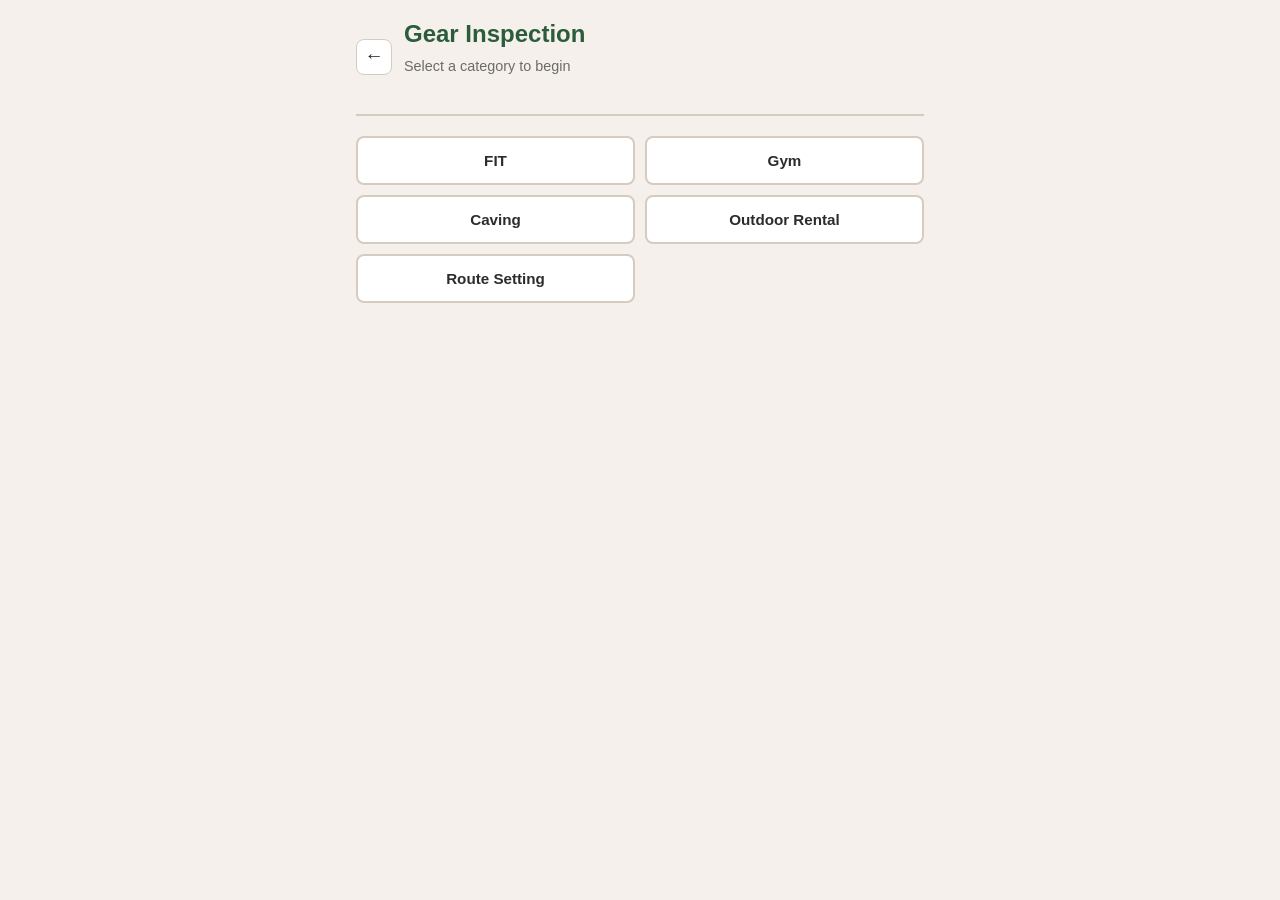
<file: gear-inspection/gear-inspection-index.html>
<!--
  Gear Inspection App
  Progression Vertical Operations System

  Current feature: Load gear by category
  Staff select a category to see the active gear list for inspection.
-->
<!DOCTYPE html>
<html lang="en">
<head>
  <meta charset="UTF-8" />
  <meta name="viewport" content="width=device-width, initial-scale=1.0" />
  <title>Gear Inspection — Progression Vertical</title>
  <link rel="stylesheet" href="../shared/styles.css" />
  <link rel="stylesheet" href="inspection.css" />
</head>
<body>

  <!-- Page header with back link -->
  <div class="page-header">
    <a href="../index.html" class="back-link" title="Home">←</a>
    <div>
      <h1>Gear Inspection</h1>
      <div class="subtitle">Select a category to begin</div>
    </div>
  </div>

  <!-- Step 1: Category selection -->
  <section id="step-category">
    <div class="category-grid">
      <button class="category-btn" data-category="FIT">FIT</button>
      <button class="category-btn" data-category="Gym">Gym</button>
      <button class="category-btn" data-category="Caving">Caving</button>
      <button class="category-btn" data-category="Outdoor Rental">Outdoor Rental</button>
      <button class="category-btn" data-category="Route Setting">Route Setting</button>
    </div>
  </section>

  <!-- Step 2: Gear list (hidden until a category is selected) -->
  <section id="step-gear-list" class="hidden">

    <!-- Shows which category is selected and item count -->
    <div class="selected-category-bar">
      <span id="selected-category-name"></span>
      <span id="gear-count" class="badge badge-count"></span>
    </div>

    <!-- Gear list table renders here -->
    <div id="gear-list-container">
      <!-- Filled by inspection.js -->
    </div>
  </section>

  <!-- Scripts: config first, then api helper, then app logic -->
  <script src="../shared/config.js"></script>
  <script src="../shared/api.js"></script>
  <script src="inspection.js"></script>
</body>
</html>
</file>
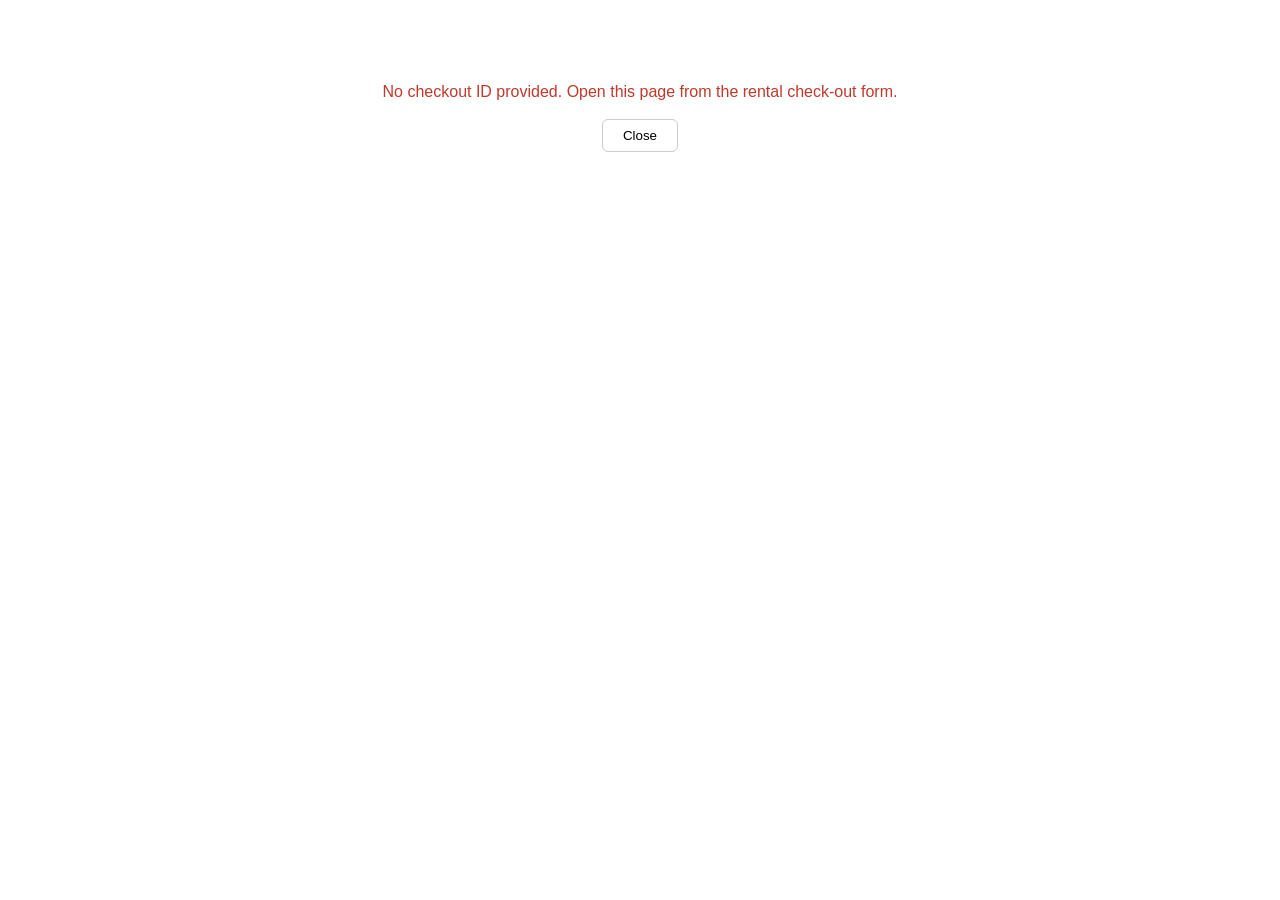
<file: print/rental-agreement.html>
<!DOCTYPE html>
<html lang="en">
<head>
  <meta charset="UTF-8" />
  <meta name="viewport" content="width=device-width, initial-scale=1.0" />
  <title>Rental Agreement — Progression Vertical</title>
  <link rel="stylesheet" href="rental-agreement.css" />
</head>
<body>

  <!-- Loading state -->
  <div id="loading" class="loading-screen">
    <p>Loading rental agreement…</p>
  </div>

  <!-- Error state -->
  <div id="error-screen" class="error-screen hidden">
    <p id="error-message">Could not load rental data.</p>
    <button onclick="window.close()">Close</button>
  </div>

  <!-- Agreement content (hidden until data loads) -->
  <div id="agreement" class="hidden">

    <!-- Header -->
    <div class="agreement-header">
      <h1>Progression Vertical Climbing Gym</h1>
      <h2>Equipment Rental Agreement</h2>
      <div class="agreement-contact">
        +66 (0) 86 911 1902 / +66 (0) 86 911 1470 · info@thailandclimbing.com
      </div>
    </div>

    <!-- Agreement ID and date -->
    <div class="agreement-meta">
      <span>Agreement ID: <strong id="ag-id"></strong></span>
      <span>Date: <strong id="ag-date"></strong></span>
    </div>

    <!-- Customer details + Rental period (two columns) -->
    <div class="two-col">
      <div class="section">
        <div class="section-title">Customer Details</div>
        <table class="detail-table">
          <tr><td class="label">Name</td><td id="ag-customer-name"></td></tr>
          <tr><td class="label">Email</td><td id="ag-customer-email"></td></tr>
          <tr><td class="label">Phone</td><td id="ag-customer-phone"></td></tr>
        </table>
      </div>

      <div class="section">
        <div class="section-title">Rental Period</div>
        <table class="detail-table">
          <tr><td class="label">Check-Out</td><td id="ag-checkout-date"></td></tr>
          <tr><td class="label">Return</td><td id="ag-return-date"></td></tr>
          <tr><td class="label">Days</td><td id="ag-rental-days"></td></tr>
        </table>
      </div>
    </div>

    <!-- Rental items -->
    <div class="section">
      <div class="section-title">Equipment Rented</div>
      <table class="item-table">
        <thead>
          <tr>
            <th>Item</th>
            <th>Size</th>
            <th class="num">Qty</th>
            <th class="num">Rate/Day</th>
            <th class="num">Total</th>
          </tr>
        </thead>
        <tbody id="ag-items">
          <!-- Filled by JS -->
        </tbody>
      </table>
    </div>

    <!-- Deposit (left) + Pricing (right) -->
    <div class="two-col">
      <div class="section">
        <div class="section-title">Deposit</div>
        <table class="detail-table">
          <tr><td class="label">Type</td><td id="ag-deposit-type"></td></tr>
          <tr id="ag-deposit-amount-row"><td class="label">Amount</td><td id="ag-deposit-amount"></td></tr>
          <tr id="ag-deposit-note-row"><td class="label">Note</td><td id="ag-deposit-note"></td></tr>
        </table>
      </div>

      <div class="section pricing-section">
        <table class="pricing-table">
          <tr>
            <td>Subtotal</td>
            <td class="num" id="ag-subtotal"></td>
          </tr>
          <tr id="ag-discount-row" class="hidden">
            <td>Discount (<span id="ag-discount-label"></span>)</td>
            <td class="num" id="ag-discount"></td>
          </tr>
          <tr class="total-row">
            <td><strong>Total</strong></td>
            <td class="num"><strong id="ag-total"></strong></td>
          </tr>
        </table>
      </div>
    </div>

    <!-- Terms and conditions -->
    <div class="section terms">
      <div class="section-title">Terms & Conditions</div>
      <ol>
        <li>I inspected the equipment before use and accept it in good working condition.</li>
        <li>I am responsible for care, safekeeping, loss, theft, or damage.</li>
        <li>I will return the equipment by the planned return date and time.</li>
        <li>Late returns may be charged at the standard daily rental rate.</li>
        <li>Damaged, lost, or stolen equipment will be charged under the policy posted at the front desk.</li>
        <li>I agree to the Equipment Rental Terms and the Damaged, Lost, or Stolen Equipment charge policy.</li>
        <li>The deposit may be held or deducted for late return, loss, theft, or damage.</li>
        <li>I accept climbing and outdoor activity risks and confirm I am at least 18 years old or will seek proper instruction.</li>
      </ol>
    </div>

    <!-- Acceptance + Signatures -->
    <div class="section signatures">
      <div class="acceptance">By signing below, I confirm that I have read, understood, and agree to the rental terms above and the Damaged, Lost, or Stolen Equipment charge policy posted at the front desk.</div>

      <div class="sig-group-label">Customer</div>
      <div class="sig-row-3col">
        <div class="sig-block">
          <div class="sig-line"></div>
          <div class="sig-label">Printed Full Name</div>
        </div>
        <div class="sig-block">
          <div class="sig-line"></div>
          <div class="sig-label">Signature</div>
        </div>
        <div class="sig-block sig-narrow">
          <div class="sig-line"></div>
          <div class="sig-label">Date</div>
        </div>
      </div>

      <div class="sig-group-label">Progression Staff / Witness</div>
      <div class="sig-row-2col">
        <div class="sig-block">
          <div class="sig-line"></div>
          <div class="sig-label">Staff Full Name</div>
        </div>
        <div class="sig-block">
          <div class="sig-line"><span class="sig-prefill" id="ag-staff-name"></span></div>
          <div class="sig-label">Staff Nickname</div>
        </div>
      </div>
      <div class="sig-row-2col">
        <div class="sig-block">
          <div class="sig-line"></div>
          <div class="sig-label">Signature / Initial</div>
        </div>
        <div class="sig-block sig-narrow">
          <div class="sig-line"></div>
          <div class="sig-label">Date / Time</div>
        </div>
      </div>
    </div>

    <!-- Print button (hidden when printing) -->
    <div class="no-print print-controls">
      <button onclick="window.print()" class="print-btn">🖨 Print Agreement</button>
      <button onclick="window.close()" class="close-btn">Close</button>
    </div>

  </div>

  <script src="../shared/config.js"></script>
  <script src="../shared/api.js"></script>
  <script src="rental-agreement.js"></script>
</body>
</html>
</file>
<file: shared/styles.css>
/*
 * ============================================================
 * styles.css
 * Progression Vertical Operations System
 * ============================================================
 *
 * Shared styles for all frontend apps.
 * Mobile-first design for staff use on phones and tablets.
 *
 * Color scheme:
 *   --primary:    #2B5D3A  (deep green — nature / climbing)
 *   --primary-lt: #3A7A4F  (lighter green for hover)
 *   --accent:     #E8A838  (warm amber — chalk / rock)
 *   --danger:     #C0392B  (red — retired / warnings)
 *   --warning:    #E67E22  (orange — monitor / attention)
 *   --success:    #27AE60  (green — good / completed)
 *   --bg:         #F5F0EB  (warm off-white — rope / limestone)
 *   --surface:    #FFFFFF  (card background)
 *   --text:       #2C2C2C  (near black)
 *   --text-light: #6B6B6B  (secondary text)
 *   --border:     #D5CCBF  (warm gray border)
 * ============================================================
 */

/* --- CSS Variables --- */
:root {
  --primary:    #2B5D3A;
  --primary-lt: #3A7A4F;
  --accent:     #E8A838;
  --danger:     #C0392B;
  --warning:    #E67E22;
  --success:    #27AE60;
  --bg:         #F5F0EB;
  --surface:    #FFFFFF;
  --text:       #2C2C2C;
  --text-light: #6B6B6B;
  --border:     #D5CCBF;
  --radius:     8px;
  --shadow:     0 2px 8px rgba(0,0,0,0.08);
}


/* --- Reset and base --- */
*, *::before, *::after {
  box-sizing: border-box;
  margin: 0;
  padding: 0;
}

body {
  font-family: -apple-system, BlinkMacSystemFont, "Segoe UI", Helvetica, Arial, sans-serif;
  background: var(--bg);
  color: var(--text);
  line-height: 1.5;
  padding: 16px;
  max-width: 600px;
  margin: 0 auto;
  -webkit-font-smoothing: antialiased;
}


/* --- Typography --- */
h1 {
  font-size: 1.5rem;
  font-weight: 700;
  color: var(--primary);
  margin-bottom: 4px;
}

h2 {
  font-size: 1.15rem;
  font-weight: 600;
  color: var(--text);
  margin-bottom: 12px;
}

.subtitle {
  font-size: 0.9rem;
  color: var(--text-light);
  margin-bottom: 20px;
}


/* --- Page header with home link --- */
.page-header {
  display: flex;
  align-items: center;
  gap: 12px;
  margin-bottom: 20px;
  padding-bottom: 16px;
  border-bottom: 2px solid var(--border);
}

.back-link {
  display: inline-flex;
  align-items: center;
  justify-content: center;
  width: 36px;
  height: 36px;
  border-radius: var(--radius);
  background: var(--surface);
  border: 1px solid var(--border);
  color: var(--text);
  text-decoration: none;
  font-size: 1.2rem;
  flex-shrink: 0;
}

.back-link:hover {
  background: var(--bg);
}


/* --- Cards --- */
.card {
  background: var(--surface);
  border: 1px solid var(--border);
  border-radius: var(--radius);
  padding: 16px;
  margin-bottom: 12px;
  box-shadow: var(--shadow);
}


/* --- Buttons --- */
.btn {
  display: inline-flex;
  align-items: center;
  justify-content: center;
  padding: 12px 20px;
  border: none;
  border-radius: var(--radius);
  font-size: 1rem;
  font-weight: 600;
  cursor: pointer;
  transition: background 0.15s, transform 0.1s;
  text-decoration: none;
  color: #fff;
}

.btn:active {
  transform: scale(0.97);
}

.btn-primary {
  background: var(--primary);
}

.btn-primary:hover {
  background: var(--primary-lt);
}

.btn-accent {
  background: var(--accent);
  color: var(--text);
}

.btn-danger {
  background: var(--danger);
}

.btn-full {
  width: 100%;
}


/* --- Category selector buttons --- */
.category-grid {
  display: grid;
  grid-template-columns: 1fr 1fr;
  gap: 10px;
  margin-bottom: 20px;
}

.category-btn {
  display: flex;
  align-items: center;
  justify-content: center;
  padding: 14px 10px;
  border: 2px solid var(--border);
  border-radius: var(--radius);
  background: var(--surface);
  color: var(--text);
  font-size: 0.95rem;
  font-weight: 600;
  cursor: pointer;
  transition: border-color 0.15s, background 0.15s;
  text-align: center;
}

.category-btn:hover {
  border-color: var(--primary);
  background: #f0f7f2;
}

.category-btn.active {
  border-color: var(--primary);
  background: var(--primary);
  color: #fff;
}


/* --- Gear list table --- */
.gear-table {
  width: 100%;
  border-collapse: collapse;
  margin-bottom: 16px;
}

.gear-table th {
  text-align: left;
  font-size: 0.8rem;
  font-weight: 600;
  color: var(--text-light);
  text-transform: uppercase;
  letter-spacing: 0.03em;
  padding: 8px 10px;
  border-bottom: 2px solid var(--border);
}

.gear-table td {
  padding: 10px;
  border-bottom: 1px solid var(--border);
  font-size: 0.95rem;
}

.gear-table tr:last-child td {
  border-bottom: none;
}

.gear-table .gear-id {
  font-family: "SF Mono", "Consolas", monospace;
  font-size: 0.8rem;
  color: var(--text-light);
}


/* --- Status messages --- */
.status-message {
  text-align: center;
  padding: 24px 16px;
  color: var(--text-light);
  font-size: 0.95rem;
}

.status-message.loading::before {
  content: "";
  display: block;
  width: 28px;
  height: 28px;
  border: 3px solid var(--border);
  border-top-color: var(--primary);
  border-radius: 50%;
  animation: spin 0.7s linear infinite;
  margin: 0 auto 12px;
}

@keyframes spin {
  to { transform: rotate(360deg); }
}

.status-message.error {
  color: var(--danger);
}

.status-message.empty {
  color: var(--warning);
}


/* --- Item count badge --- */
.badge {
  display: inline-block;
  padding: 2px 10px;
  border-radius: 12px;
  font-size: 0.8rem;
  font-weight: 600;
}

.badge-count {
  background: #E8F5E9;
  color: var(--primary);
}


/* --- Utility --- */
.mt-8  { margin-top: 8px; }
.mt-16 { margin-top: 16px; }
.mb-8  { margin-bottom: 8px; }
.mb-16 { margin-bottom: 16px; }
.hidden { display: none !important; }
</file>
<file: gear-checkout-return/checkout-return.css>
/*
 * ============================================================
 * checkout-return.css
 * Styles specific to the Gear Check-Out & Return app.
 * Shared styles are in ../shared/styles.css
 * ============================================================
 */


/* --- Main menu buttons --- */
.menu-btn {
  display: flex;
  align-items: center;
  gap: 12px;
  width: 100%;
  padding: 16px;
  margin-bottom: 10px;
  background: var(--surface);
  border: 2px solid var(--border);
  border-radius: var(--radius);
  cursor: pointer;
  transition: border-color 0.15s, background 0.15s;
  text-align: left;
}

.menu-btn:hover:not(:disabled) {
  border-color: var(--primary);
  background: #f0f7f2;
}

.menu-btn:active:not(:disabled) {
  transform: scale(0.98);
}

.menu-btn:disabled {
  opacity: 0.5;
  cursor: not-allowed;
}

.menu-icon {
  font-size: 1.5rem;
  flex-shrink: 0;
}

.menu-label {
  font-size: 1rem;
  font-weight: 600;
  color: var(--text);
  flex: 1;
}

.menu-coming {
  font-size: 0.75rem;
  font-weight: 600;
  color: var(--text-light);
  background: #f0ece7;
  padding: 2px 8px;
  border-radius: 10px;
}


/* --- Back button --- */
.btn-back {
  background: none;
  border: none;
  color: var(--primary);
  font-size: 0.9rem;
  font-weight: 600;
  cursor: pointer;
  padding: 4px 0;
  margin-bottom: 12px;
}

.btn-back:hover {
  text-decoration: underline;
}


/* --- Form group --- */
.form-group {
  margin-bottom: 16px;
}

.form-group label {
  display: block;
  font-size: 0.9rem;
  font-weight: 600;
  color: var(--text-light);
  margin-bottom: 6px;
}

.form-group select {
  width: 100%;
  padding: 12px;
  border: 2px solid var(--border);
  border-radius: var(--radius);
  font-size: 1rem;
  color: var(--text);
  background: var(--surface);
  appearance: none;
  -webkit-appearance: none;
  background-image: url("data:image/svg+xml,%3Csvg xmlns='http://www.w3.org/2000/svg' width='12' height='8'%3E%3Cpath d='M1 1l5 5 5-5' stroke='%236B6B6B' stroke-width='2' fill='none'/%3E%3C/svg%3E");
  background-repeat: no-repeat;
  background-position: right 12px center;
}

.form-group select:disabled {
  background-color: #f5f5f5;
  color: var(--text-light);
}


/* --- Gear template header --- */
.gear-template-header {
  display: flex;
  align-items: center;
  justify-content: space-between;
  padding: 8px 14px;
  background: var(--primary);
  color: #fff;
  border-radius: var(--radius);
  margin-bottom: 12px;
  font-weight: 600;
  font-size: 0.9rem;
}


/* --- Gear card (one per template item) --- */
.gear-card {
  background: var(--surface);
  border: 1px solid var(--border);
  border-radius: var(--radius);
  padding: 14px;
  margin-bottom: 10px;
  box-shadow: var(--shadow);
}

.gear-card-header {
  display: flex;
  align-items: center;
  justify-content: space-between;
  margin-bottom: 10px;
  padding-bottom: 8px;
  border-bottom: 1px solid var(--border);
}

.gear-card-name {
  font-weight: 700;
  font-size: 1rem;
  color: var(--text);
}


/* --- Suggested / Taking row --- */
.gear-card-row {
  display: flex;
  gap: 16px;
  margin-bottom: 10px;
}

.gear-card-field {
  flex: 1;
  text-align: center;
}

.gear-card-field label {
  display: block;
  font-size: 0.8rem;
  font-weight: 600;
  color: var(--text-light);
  text-transform: uppercase;
  letter-spacing: 0.03em;
  margin-bottom: 4px;
}

.suggested-value {
  display: inline-block;
  font-weight: 700;
  font-size: 1rem;
  color: var(--text);
  background: #f0ece7;
  padding: 8px 16px;
  border-radius: 6px;
  min-width: 60px;
}

.gear-card .qty-input {
  width: 100%;
  padding: 8px 10px;
  border: 2px solid var(--border);
  border-radius: 6px;
  font-size: 1rem;
  font-weight: 600;
  text-align: center;
  color: var(--text);
  background: var(--surface);
  -moz-appearance: textfield;
}

.gear-card .qty-input::-webkit-outer-spin-button,
.gear-card .qty-input::-webkit-inner-spin-button {
  -webkit-appearance: none;
  margin: 0;
}

.gear-card .qty-input:focus {
  outline: none;
  border-color: var(--primary);
  box-shadow: 0 0 0 3px rgba(43, 93, 58, 0.15);
}

.gear-card .notes-input {
  width: 100%;
  padding: 8px 10px;
  border: 1px solid var(--border);
  border-radius: 6px;
  font-size: 0.9rem;
  color: var(--text);
  background: var(--surface);
}

.gear-card .notes-input:focus {
  outline: none;
  border-color: var(--primary);
  box-shadow: 0 0 0 3px rgba(43, 93, 58, 0.15);
}

.gear-card .notes-input::placeholder {
  color: #bbb;
}


/* --- Form card --- */
.form-card {
  margin-bottom: 16px;
}

.form-card .form-group {
  margin-bottom: 12px;
}

.form-card .form-group:last-child {
  margin-bottom: 0;
}

.form-group input[type="text"],
.form-group input[type="email"],
.form-group input[type="tel"],
.form-group input[type="number"],
.form-group input[type="date"],
.form-group input[type="time"] {
  width: 100%;
  padding: 12px;
  border: 2px solid var(--border);
  border-radius: var(--radius);
  font-size: 1rem;
  color: var(--text);
  background: var(--surface);
  -moz-appearance: textfield;
}

/* Hide number spinners for consistency */
.form-group input[type="number"]::-webkit-outer-spin-button,
.form-group input[type="number"]::-webkit-inner-spin-button {
  -webkit-appearance: none;
  margin: 0;
}

.form-group input:focus,
.form-group select:focus {
  outline: none;
  border-color: var(--primary);
  box-shadow: 0 0 0 3px rgba(43, 93, 58, 0.15);
}

/* Two-column row for date + time */
.form-row-2col {
  display: flex;
  gap: 12px;
}

.form-row-2col .form-group {
  flex: 1;
}


/* --- Checkout validation & submit --- */
#checkout-submit-section {
  margin-top: 8px;
}

#checkout-validation {
  margin-bottom: 12px;
}

#checkout-submit-btn {
  margin-bottom: 24px;
}

#checkout-submit-btn:disabled {
  background: var(--border);
  color: var(--text-light);
  cursor: not-allowed;
}


/* --- Success card (reused pattern) --- */
.success-card {
  background: var(--surface);
  border: 2px solid var(--success);
  border-radius: var(--radius);
  padding: 32px 20px;
  text-align: center;
  box-shadow: var(--shadow);
}

.success-icon {
  width: 56px;
  height: 56px;
  margin: 0 auto 16px;
  background: #e8f5e9;
  color: var(--success);
  border-radius: 50%;
  display: flex;
  align-items: center;
  justify-content: center;
  font-size: 1.8rem;
  font-weight: 700;
}

.success-card h2 {
  color: var(--success);
  margin-bottom: 8px;
}

.success-card p {
  color: var(--text-light);
  font-size: 0.9rem;
  line-height: 1.6;
}


/* --- Rental item cards --- */
.rental-item-card {
  background: var(--surface);
  border: 1px solid var(--border);
  border-radius: var(--radius);
  padding: 12px 14px;
  margin-bottom: 8px;
  box-shadow: var(--shadow);
}

.rental-item-row {
  display: flex;
  align-items: center;
  justify-content: space-between;
  gap: 12px;
}

.rental-item-info {
  display: flex;
  align-items: center;
  gap: 8px;
  flex: 1;
  min-width: 0;
}

.rental-item-name {
  font-weight: 600;
  font-size: 0.95rem;
  color: var(--text);
}

.rental-size-badge {
  font-size: 0.7rem;
  font-weight: 600;
  color: var(--accent);
  background: #fef5e7;
  padding: 2px 6px;
  border-radius: 8px;
  white-space: nowrap;
  flex-shrink: 0;
}

.rental-item-price {
  font-weight: 700;
  font-size: 1rem;
  color: var(--primary);
  white-space: nowrap;
  flex-shrink: 0;
}


/* --- Rental item qty input --- */
.rental-item-qty {
  flex-shrink: 0;
}

.rental-item-qty .qty-input {
  width: 56px;
  padding: 6px 4px;
  border: 2px solid var(--border);
  border-radius: 6px;
  font-size: 1rem;
  font-weight: 600;
  text-align: center;
  color: var(--text);
  background: var(--surface);
  -moz-appearance: textfield;
}

.rental-item-qty .qty-input::-webkit-outer-spin-button,
.rental-item-qty .qty-input::-webkit-inner-spin-button {
  -webkit-appearance: none;
  margin: 0;
}

.rental-item-qty .qty-input:focus {
  outline: none;
  border-color: var(--primary);
  box-shadow: 0 0 0 3px rgba(43, 93, 58, 0.15);
}


/* --- Rental total qty (for size-required items) --- */
.rental-item-total {
  flex-shrink: 0;
  font-size: 0.85rem;
  font-weight: 600;
  color: var(--text-light);
  text-align: center;
  min-width: 56px;
}

.rental-total-value {
  font-size: 1rem;
  font-weight: 700;
  color: var(--text);
}

.rental-total-value.has-qty {
  color: var(--primary);
}


/* --- Size breakdown section --- */
.size-breakdown {
  margin-top: 10px;
  padding-top: 10px;
  border-top: 1px solid var(--border);
}

.size-entry {
  display: flex;
  align-items: center;
  gap: 8px;
  margin-bottom: 8px;
}

.size-entry-size {
  flex: 1;
  padding: 8px 10px;
  border: 2px solid var(--border);
  border-radius: 6px;
  font-size: 0.9rem;
  color: var(--text);
  background: var(--surface);
}

.size-entry-size:focus {
  outline: none;
  border-color: var(--primary);
  box-shadow: 0 0 0 3px rgba(43, 93, 58, 0.15);
}

.size-entry-qty {
  width: 60px;
  padding: 8px 4px;
  border: 2px solid var(--border);
  border-radius: 6px;
  font-size: 1rem;
  font-weight: 600;
  text-align: center;
  color: var(--text);
  background: var(--surface);
  -moz-appearance: textfield;
}

.size-entry-qty::-webkit-outer-spin-button,
.size-entry-qty::-webkit-inner-spin-button {
  -webkit-appearance: none;
  margin: 0;
}

.size-entry-qty:focus {
  outline: none;
  border-color: var(--primary);
  box-shadow: 0 0 0 3px rgba(43, 93, 58, 0.15);
}

.size-entry-remove {
  width: 32px;
  height: 32px;
  border: none;
  background: #fdecea;
  color: var(--danger);
  border-radius: 6px;
  font-size: 1rem;
  cursor: pointer;
  flex-shrink: 0;
  display: flex;
  align-items: center;
  justify-content: center;
}

.size-entry-remove:hover {
  background: var(--danger);
  color: #fff;
}

.btn-add-size {
  display: block;
  width: 100%;
  padding: 8px;
  border: 2px dashed var(--border);
  border-radius: 6px;
  background: none;
  color: var(--primary);
  font-size: 0.85rem;
  font-weight: 600;
  cursor: pointer;
  transition: border-color 0.15s, background 0.15s;
}

.btn-add-size:hover {
  border-color: var(--primary);
  background: #f0f7f2;
}


/* --- Form section label --- */
.form-section-label {
  font-size: 0.8rem;
  font-weight: 700;
  color: var(--text-light);
  text-transform: uppercase;
  letter-spacing: 0.04em;
  margin-bottom: 12px;
  padding-bottom: 6px;
  border-bottom: 1px solid var(--border);
}


/* --- Required asterisk --- */
.required {
  color: var(--danger);
}


/* --- Field warning --- */
.field-warning {
  padding: 6px 10px;
  background: #fef5e7;
  color: var(--warning);
  border-radius: 6px;
  font-size: 0.85rem;
  font-weight: 600;
  margin-top: 4px;
}


/* --- Rental submit section --- */
#rental-submit-section {
  margin-top: 8px;
}

#rental-validation {
  margin-bottom: 12px;
}

#rental-submit-btn {
  margin-bottom: 24px;
}

#rental-submit-btn:disabled {
  background: var(--border);
  color: var(--text-light);
  cursor: not-allowed;
}


/* --- Pricing summary --- */
.pricing-row {
  display: flex;
  align-items: center;
  justify-content: space-between;
  padding: 8px 0;
  font-size: 0.95rem;
  color: var(--text);
  border-bottom: 1px solid var(--border);
}

.pricing-row:last-child {
  border-bottom: none;
}

.pricing-row span:last-child {
  font-weight: 600;
  font-family: "SF Mono", "Consolas", monospace;
}

.pricing-total {
  padding: 12px 0 4px;
  border-bottom: none;
  border-top: 2px solid var(--text);
  font-size: 1.1rem;
}

.pricing-total span {
  font-weight: 700 !important;
  color: var(--primary);
}

.pricing-discount span:last-child {
  color: var(--danger);
}


/* --- Signature confirmation section --- */
.confirm-section {
  text-align: left;
  border: 1px solid var(--border);
  border-radius: var(--radius);
  padding: 14px;
  background: #fafaf7;
}

.confirm-row {
  display: flex;
  align-items: center;
  justify-content: space-between;
  padding: 8px 0;
  border-bottom: 1px solid var(--border);
}

.confirm-row:last-of-type {
  border-bottom: none;
}

.confirm-row label {
  display: flex;
  align-items: center;
  gap: 10px;
  font-size: 0.95rem;
  font-weight: 600;
  color: var(--text);
  cursor: pointer;
}

.confirm-row input[type="checkbox"] {
  width: 20px;
  height: 20px;
  accent-color: var(--success);
  cursor: pointer;
}

.confirm-row input[type="checkbox"]:disabled {
  opacity: 0.4;
  cursor: not-allowed;
}

.confirm-status {
  font-size: 0.8rem;
  font-weight: 600;
}

.confirm-saved {
  color: var(--success);
}

.confirm-warning {
  margin-top: 10px;
  padding: 8px 10px;
  background: #fef5e7;
  color: var(--warning);
  border-radius: 6px;
  font-size: 0.85rem;
  font-weight: 600;
  text-align: center;
}


/* --- Return task cards --- */
.return-task-card {
  background: var(--surface);
  border: 1px solid var(--border);
  border-radius: var(--radius);
  padding: 14px;
  margin-bottom: 10px;
  box-shadow: var(--shadow);
  cursor: pointer;
  transition: border-color 0.15s;
}

.return-task-card:hover {
  border-color: var(--primary);
}

.return-task-top {
  display: flex;
  align-items: center;
  justify-content: space-between;
  margin-bottom: 6px;
}

.return-task-id {
  font-family: "SF Mono", "Consolas", monospace;
  font-size: 0.8rem;
  color: var(--text-light);
}

.return-task-badges {
  display: flex;
  align-items: center;
  gap: 6px;
  flex-wrap: wrap;
}

.type-badge {
  font-size: 0.7rem;
  font-weight: 700;
  text-transform: uppercase;
  letter-spacing: 0.04em;
  padding: 2px 8px;
  border-radius: 10px;
}

.type-course {
  background: #e8f5e9;
  color: var(--primary);
}

.type-rental {
  background: #fef5e7;
  color: var(--accent);
}

.return-task-title {
  font-size: 1.05rem;
  font-weight: 700;
  color: var(--text);
  margin-bottom: 4px;
}

.return-task-meta {
  display: flex;
  justify-content: space-between;
  font-size: 0.85rem;
  color: var(--text-light);
  margin-bottom: 4px;
}

.return-task-flags {
  display: flex;
  gap: 6px;
  margin-top: 6px;
  flex-wrap: wrap;
}

.flag-badge {
  font-size: 0.7rem;
  font-weight: 700;
  padding: 2px 8px;
  border-radius: 10px;
  background: #fdecea;
  color: var(--danger);
}

.overdue-badge {
  background: #fdecea;
  color: var(--danger);
}

.return-task-footer {
  display: flex;
  justify-content: space-between;
  align-items: center;
  margin-top: 8px;
  padding-top: 8px;
  border-top: 1px solid var(--border);
  font-size: 0.85rem;
  color: var(--text-light);
}

.return-task-arrow {
  font-weight: 600;
  color: var(--primary);
}


/* --- Return detail view --- */
.detail-card {
  background: var(--surface);
  border: 1px solid var(--border);
  border-radius: var(--radius);
  padding: 14px;
  margin-bottom: 12px;
  box-shadow: var(--shadow);
}

.detail-card h2 {
  margin-bottom: 6px;
}

.detail-meta {
  font-size: 0.85rem;
  color: var(--text-light);
  margin-bottom: 4px;
}


/* --- Course return form --- */
.return-form-header h3 {
  margin-bottom: 4px;
  color: var(--text);
}

.return-form-header p {
  margin-bottom: 12px;
  color: var(--text-light);
  font-size: 0.85rem;
}

.course-return-item {
  border: 1px solid var(--border);
  border-radius: var(--radius);
  padding: 12px;
  margin-bottom: 10px;
  background: #fbfaf8;
}

.course-return-main {
  display: flex;
  align-items: center;
  justify-content: space-between;
  gap: 12px;
}

.course-return-name {
  font-weight: 700;
  color: var(--text);
}

.course-return-meta,
.course-return-status {
  color: var(--text-light);
  font-size: 0.82rem;
}

.course-return-status {
  margin-top: 8px;
  font-weight: 700;
}

.course-return-status.ok {
  color: var(--success);
}

.course-return-status.issue {
  color: var(--danger);
}

.course-return-qty {
  flex: 0 0 104px;
}

.course-return-qty label {
  display: block;
  margin-bottom: 4px;
  color: var(--text-light);
  font-size: 0.78rem;
  font-weight: 700;
  text-align: center;
  text-transform: uppercase;
}

.return-qty-input {
  width: 100%;
  padding: 10px;
  border: 2px solid var(--border);
  border-radius: var(--radius);
  font-size: 1rem;
  font-weight: 700;
  text-align: center;
  color: var(--text);
  background: var(--surface);
}

.return-qty-input:focus,
.return-text-input:focus,
.return-select:focus,
.return-textarea:focus {
  outline: none;
  border-color: var(--primary);
}

.return-text-input,
.return-select {
  width: 100%;
  padding: 12px;
  border: 2px solid var(--border);
  border-radius: var(--radius);
  color: var(--text);
  font: inherit;
  background: var(--surface);
}

.return-select {
  appearance: none;
  -webkit-appearance: none;
  background-image: url("data:image/svg+xml,%3Csvg xmlns='http://www.w3.org/2000/svg' width='12' height='8'%3E%3Cpath d='M1 1l5 5 5-5' stroke='%236B6B6B' stroke-width='2' fill='none'/%3E%3C/svg%3E");
  background-repeat: no-repeat;
  background-position: right 12px center;
}

.return-textarea {
  width: 100%;
  min-height: 82px;
  padding: 12px;
  resize: vertical;
  border: 2px solid var(--border);
  border-radius: var(--radius);
  color: var(--text);
  font: inherit;
  background: var(--surface);
}

.return-form-grid {
  display: grid;
  grid-template-columns: repeat(2, minmax(0, 1fr));
  gap: 12px;
}

.return-form-section-title {
  margin: 18px 0 10px;
  color: var(--primary);
  font-size: 0.8rem;
  font-weight: 800;
  letter-spacing: 0.04em;
  text-transform: uppercase;
}

.return-field-note {
  margin-top: 6px;
  color: var(--text-light);
  font-size: 0.78rem;
  line-height: 1.35;
}

.rental-return-item {
  background: #fffdf8;
}

.rental-condition-grid,
.rental-summary-grid {
  display: grid;
  grid-template-columns: repeat(2, minmax(0, 1fr));
  gap: 12px;
  margin-top: 12px;
}

.rental-summary-grid {
  grid-template-columns: repeat(3, minmax(0, 1fr));
}

.rental-summary-box {
  border: 2px solid var(--border);
  border-radius: var(--radius);
  padding: 12px;
  background: var(--surface);
}

.rental-summary-box span {
  display: block;
  color: var(--text-light);
  font-size: 0.78rem;
  font-weight: 700;
}

.rental-summary-box strong {
  display: block;
  margin-top: 4px;
  color: var(--text);
  font-size: 1rem;
}

#course-return-submit:disabled,
#rental-return-submit:disabled {
  opacity: 0.5;
  cursor: not-allowed;
}

@media (max-width: 420px) {
  .return-form-grid {
    grid-template-columns: 1fr;
    gap: 0;
  }

  .rental-condition-grid,
  .rental-summary-grid {
    grid-template-columns: 1fr;
  }

  .course-return-main {
    align-items: stretch;
    flex-direction: column;
  }

  .course-return-qty {
    flex: none;
    width: 100%;
  }
}
</file>
<file: gear-inspection/inspection.css>
/*
 * ============================================================
 * inspection.css
 * Styles specific to the Gear Inspection app.
 * Shared styles are in ../shared/styles.css
 * ============================================================
 */


/* --- Dashboard date bar --- */
.dashboard-bar {
  display: flex;
  align-items: center;
  justify-content: space-between;
  gap: 12px;
  padding: 10px 14px;
  background: var(--surface);
  border: 1px solid var(--border);
  border-radius: var(--radius);
  margin-bottom: 12px;
}

.dashboard-bar label {
  font-size: 0.9rem;
  font-weight: 600;
  color: var(--text-light);
  white-space: nowrap;
}

.dashboard-bar input[type="date"] {
  padding: 6px 10px;
  border: 2px solid var(--border);
  border-radius: 6px;
  font-size: 0.9rem;
  color: var(--text);
  background: var(--surface);
}

.dashboard-bar input[type="date"]:focus {
  outline: none;
  border-color: var(--primary);
}


/* --- Category buttons with status badges --- */
.category-btn {
  flex-direction: column;
  gap: 6px;
}

.cat-name {
  font-size: 0.95rem;
}

.cat-status {
  font-size: 0.72rem;
  font-weight: 700;
  padding: 2px 8px;
  border-radius: 10px;
  letter-spacing: 0.02em;
}

/* Status badge colors */
.status-loading {
  background: #f0ece7;
  color: var(--text-light);
}

.status-pending {
  background: #fef5e7;
  color: var(--warning);
}

.status-completed {
  background: #e8f5e9;
  color: var(--success);
}

.status-issue {
  background: #fff3e0;
  color: var(--warning);
}

.status-retired {
  background: #fdecea;
  color: var(--danger);
}

.status-error {
  background: #fdecea;
  color: var(--danger);
}

/* Button border color by status */
.category-btn.btn-completed {
  border-color: var(--success);
  background: #f6fbf7;
}

.category-btn.btn-completed.active {
  background: var(--primary);
  border-color: var(--primary);
}

.category-btn.btn-issue {
  border-color: var(--warning);
  background: #fffbf5;
}

.category-btn.btn-issue.active {
  background: var(--primary);
  border-color: var(--primary);
}

.category-btn.btn-retired {
  border-color: var(--danger);
  background: #fef8f7;
}

.category-btn.btn-retired.active {
  background: var(--primary);
  border-color: var(--primary);
}


/* --- Selected category bar --- */
.selected-category-bar {
  display: flex;
  align-items: center;
  justify-content: space-between;
  padding: 10px 14px;
  background: var(--primary);
  color: #fff;
  border-radius: var(--radius);
  margin-bottom: 16px;
  font-weight: 600;
  font-size: 0.95rem;
}

.selected-category-bar .badge {
  background: rgba(255, 255, 255, 0.2);
  color: #fff;
}


/* --- Inspection card (one per gear item) --- */
.inspection-card {
  background: var(--surface);
  border: 2px solid var(--border);
  border-radius: var(--radius);
  padding: 14px;
  margin-bottom: 12px;
  transition: border-color 0.2s;
}

/* Card valid state — green left border */
.inspection-card.card-valid {
  border-color: var(--success);
  border-left-width: 4px;
}

/* Card error state — red left border */
.inspection-card.card-error {
  border-color: var(--danger);
  border-left-width: 4px;
}


/* --- Card header: gear name + ID --- */
.card-header {
  display: flex;
  align-items: center;
  justify-content: space-between;
  margin-bottom: 12px;
  padding-bottom: 8px;
  border-bottom: 1px solid var(--border);
}

.card-gear-name {
  font-weight: 700;
  font-size: 1rem;
  color: var(--text);
}


/* --- Quantity rows --- */
.qty-row {
  display: flex;
  align-items: center;
  justify-content: space-between;
  padding: 6px 0;
}

.qty-row label {
  font-size: 0.9rem;
  font-weight: 500;
  color: var(--text-light);
  min-width: 70px;
}

.qty-row-expected {
  padding-bottom: 8px;
}

.expected-value {
  font-weight: 700;
  font-size: 1rem;
  color: var(--text);
  background: #f0ece7;
  padding: 4px 14px;
  border-radius: 6px;
}


/* --- Quantity input fields --- */
.qty-input {
  width: 72px;
  padding: 8px 10px;
  border: 2px solid var(--border);
  border-radius: 6px;
  font-size: 1rem;
  font-weight: 600;
  text-align: center;
  background: var(--surface);
  color: var(--text);
  -moz-appearance: textfield;  /* hide spinner in Firefox */
}

/* Hide number input spinners */
.qty-input::-webkit-outer-spin-button,
.qty-input::-webkit-inner-spin-button {
  -webkit-appearance: none;
  margin: 0;
}

.qty-input:focus {
  outline: none;
  border-color: var(--primary);
  box-shadow: 0 0 0 3px rgba(43, 93, 58, 0.15);
}

/* Color-coded borders for quality inputs */
.qty-good:focus    { border-color: var(--success); box-shadow: 0 0 0 3px rgba(39, 174, 96, 0.15); }
.qty-monitor:focus { border-color: var(--warning); box-shadow: 0 0 0 3px rgba(230, 126, 34, 0.15); }
.qty-retired:focus { border-color: var(--danger);  box-shadow: 0 0 0 3px rgba(192, 57, 43, 0.15); }


/* --- Quality breakdown group --- */
.quality-group {
  margin: 8px 0;
  padding: 10px;
  background: #fafaf7;
  border-radius: 6px;
}

.quality-label {
  font-size: 0.8rem;
  font-weight: 600;
  color: var(--text-light);
  text-transform: uppercase;
  letter-spacing: 0.03em;
  margin-bottom: 8px;
}

.quality-inputs {
  display: flex;
  gap: 10px;
}

.quality-field {
  flex: 1;
  text-align: center;
}

.quality-field label {
  display: block;
  font-size: 0.8rem;
  font-weight: 600;
  margin-bottom: 4px;
  color: var(--text-light);
}

.quality-field .qty-input {
  width: 100%;
}


/* --- Missing qty display --- */
.qty-row-missing {
  margin-top: 4px;
  padding-top: 8px;
  border-top: 1px solid var(--border);
}

.missing-value {
  font-weight: 700;
  font-size: 1rem;
  padding: 4px 14px;
  border-radius: 6px;
}

.missing-ok {
  color: var(--success);
  background: #e8f5e9;
}

.missing-alert {
  color: var(--danger);
  background: #fdecea;
}

.missing-over {
  color: var(--warning);
  background: #fef5e7;
}


/* --- Card warning message --- */
.card-warning {
  margin-top: 8px;
  padding: 8px 10px;
  background: #fdecea;
  color: var(--danger);
  border-radius: 6px;
  font-size: 0.85rem;
  font-weight: 600;
}


/* --- Validation summary (above submit button) --- */
#validation-summary {
  margin-bottom: 12px;
}

.summary-error {
  padding: 10px 14px;
  background: #fdecea;
  color: var(--danger);
  border-radius: var(--radius);
  font-size: 0.9rem;
  font-weight: 600;
  text-align: center;
}

.summary-info {
  padding: 10px 14px;
  background: #fef5e7;
  color: var(--warning);
  border-radius: var(--radius);
  font-size: 0.9rem;
  font-weight: 600;
  text-align: center;
}

.summary-ok {
  padding: 10px 14px;
  background: #e8f5e9;
  color: var(--success);
  border-radius: var(--radius);
  font-size: 0.9rem;
  font-weight: 600;
  text-align: center;
}


/* --- Submit button states --- */
#submit-btn {
  margin-top: 4px;
  margin-bottom: 24px;
}

#submit-btn:disabled {
  background: var(--border);
  color: var(--text-light);
  cursor: not-allowed;
}

#submit-section {
  margin-top: 8px;
}


/* --- Inspector info fields --- */
.inspector-fields {
  margin-bottom: 16px;
}

.field-row {
  display: flex;
  align-items: center;
  justify-content: space-between;
  gap: 12px;
  margin-bottom: 10px;
}

.field-row:last-child {
  margin-bottom: 0;
}

.field-row label {
  font-size: 0.9rem;
  font-weight: 600;
  color: var(--text-light);
  min-width: 80px;
  flex-shrink: 0;
}

.field-row input[type="text"],
.field-row input[type="date"] {
  flex: 1;
  padding: 10px 12px;
  border: 2px solid var(--border);
  border-radius: 6px;
  font-size: 1rem;
  color: var(--text);
  background: var(--surface);
}

.field-row input:focus {
  outline: none;
  border-color: var(--primary);
  box-shadow: 0 0 0 3px rgba(43, 93, 58, 0.15);
}


/* --- Notes input (per gear item) --- */
.notes-row {
  margin-top: 8px;
}

.notes-input {
  width: 100%;
  padding: 8px 10px;
  border: 1px solid var(--border);
  border-radius: 6px;
  font-size: 0.9rem;
  color: var(--text);
  background: var(--surface);
}

.notes-input:focus {
  outline: none;
  border-color: var(--primary);
  box-shadow: 0 0 0 3px rgba(43, 93, 58, 0.15);
}

.notes-input::placeholder {
  color: #bbb;
}


/* --- Success screen --- */
.success-card {
  background: var(--surface);
  border: 2px solid var(--success);
  border-radius: var(--radius);
  padding: 32px 20px;
  text-align: center;
  box-shadow: var(--shadow);
}

.success-icon {
  width: 56px;
  height: 56px;
  margin: 0 auto 16px;
  background: #e8f5e9;
  color: var(--success);
  border-radius: 50%;
  display: flex;
  align-items: center;
  justify-content: center;
  font-size: 1.8rem;
  font-weight: 700;
}

.success-card h2 {
  color: var(--success);
  margin-bottom: 8px;
}

.success-card p {
  color: var(--text-light);
  font-size: 0.9rem;
  line-height: 1.6;
}


/* --- Retired gear section --- */
.retired-section {
  margin-top: 10px;
  padding: 12px;
  background: #fdf2f0;
  border: 2px solid var(--danger);
  border-radius: 6px;
}

.retired-header {
  font-weight: 700;
  font-size: 0.9rem;
  color: var(--danger);
  margin-bottom: 10px;
}

.retired-field {
  margin-bottom: 10px;
}

.retired-field:last-child {
  margin-bottom: 0;
}

.retired-field label {
  display: block;
  font-size: 0.85rem;
  font-weight: 600;
  color: var(--text);
  margin-bottom: 4px;
}

.retired-field .required {
  color: var(--danger);
}

.retired-input {
  width: 100%;
  padding: 8px 10px;
  border: 2px solid var(--border);
  border-radius: 6px;
  font-size: 0.9rem;
  color: var(--text);
  background: var(--surface);
}

.retired-input:focus {
  outline: none;
  border-color: var(--danger);
  box-shadow: 0 0 0 3px rgba(192, 57, 43, 0.12);
}

/* Checkbox row */
.retired-checkbox-row label {
  display: inline-flex;
  align-items: center;
  gap: 8px;
  font-size: 0.9rem;
  font-weight: 600;
  cursor: pointer;
}

.retired-checkbox-row input[type="checkbox"] {
  width: 20px;
  height: 20px;
  accent-color: var(--danger);
  cursor: pointer;
}

.moved-warning {
  display: block;
  margin-top: 4px;
  font-size: 0.8rem;
  color: var(--danger);
  font-weight: 600;
}

/* Card state: retired details incomplete */
.inspection-card.card-retired {
  border-color: var(--warning);
  border-left-width: 4px;
}

/* Card state: retired and valid */
.inspection-card.card-retired-valid {
  border-left-color: var(--danger);
  border-left-width: 4px;
}
</file>
<file: print/rental-agreement.css>
/*
 * rental-agreement.css
 * Print-friendly styles for the Outdoor Rental Agreement.
 * Optimized for A4 printing.
 */

/* --- Base --- */
* {
  box-sizing: border-box;
  margin: 0;
  padding: 0;
}

body {
  font-family: -apple-system, BlinkMacSystemFont, "Segoe UI", Helvetica, Arial, sans-serif;
  color: #222;
  line-height: 1.45;
  padding: 20px;
  max-width: 800px;
  margin: 0 auto;
  font-size: 13px;
}

.hidden { display: none !important; }


/* --- Loading / Error --- */
.loading-screen,
.error-screen {
  text-align: center;
  padding: 60px 20px;
  color: #666;
  font-size: 1rem;
}

.error-screen p {
  color: #c0392b;
  margin-bottom: 16px;
}

.error-screen button {
  padding: 8px 20px;
  border: 1px solid #ccc;
  border-radius: 6px;
  background: #fff;
  cursor: pointer;
}


/* --- Agreement header --- */
.agreement-header {
  text-align: center;
  margin-bottom: 10px;
  padding-bottom: 8px;
  border-bottom: 2px solid #222;
}

.agreement-header h1 {
  font-size: 1.3rem;
  font-weight: 700;
  margin-bottom: 2px;
}

.agreement-header h2 {
  font-size: 1rem;
  font-weight: 600;
  color: #555;
}

.agreement-contact {
  margin-top: 3px;
  color: #555;
  font-size: 0.78rem;
  font-weight: 500;
}


/* --- Agreement meta (ID + date) --- */
.agreement-meta {
  display: flex;
  justify-content: space-between;
  padding: 6px 0;
  margin-bottom: 8px;
  font-size: 0.85rem;
  border-bottom: 1px solid #ddd;
}


/* --- Two-column layout --- */
.two-col {
  display: flex;
  gap: 20px;
  margin-bottom: 10px;
}

.two-col > .section {
  flex: 1;
  margin-bottom: 0;
}


/* --- Sections --- */
.section {
  margin-bottom: 10px;
}

.section-title {
  font-size: 0.8rem;
  font-weight: 700;
  text-transform: uppercase;
  letter-spacing: 0.05em;
  color: #555;
  margin-bottom: 6px;
  padding-bottom: 3px;
  border-bottom: 1px solid #ddd;
}


/* --- Detail table (key-value pairs) --- */
.detail-table {
  width: 100%;
  border-collapse: collapse;
}

.detail-table td {
  padding: 3px 0;
  vertical-align: top;
}

.detail-table .label {
  width: 80px;
  font-weight: 600;
  color: #555;
}


/* --- Item table --- */
.item-table {
  width: 100%;
  border-collapse: collapse;
  margin-top: 4px;
}

.item-table th {
  text-align: left;
  font-size: 0.75rem;
  font-weight: 700;
  text-transform: uppercase;
  letter-spacing: 0.03em;
  color: #555;
  padding: 6px 8px;
  border-bottom: 2px solid #333;
}

.item-table td {
  padding: 5px 8px;
  border-bottom: 1px solid #ddd;
}

.item-table th.num,
.item-table td.num {
  text-align: right;
}


/* --- Pricing --- */
.pricing-section {
  margin-bottom: 14px;
}

.pricing-section {
  display: flex;
  flex-direction: column;
  align-items: flex-end;
}

.pricing-table {
  width: 100%;
  border-collapse: collapse;
}

.pricing-table td {
  padding: 4px 0;
}

.pricing-table td.num {
  text-align: right;
  font-family: "SF Mono", "Consolas", monospace;
}

.total-row td {
  padding-top: 6px;
  border-top: 2px solid #333;
  font-size: 1.05rem;
}


/* --- Terms --- */
.terms ol {
  padding-left: 20px;
  font-size: 0.75rem;
  color: #444;
  line-height: 1.45;
  columns: 2;
  column-gap: 24px;
}

.terms li {
  margin-bottom: 2px;
  break-inside: avoid;
}


/* --- Acceptance statement --- */
.acceptance {
  font-size: 0.8rem;
  font-weight: 600;
  font-style: italic;
  color: #333;
  margin-bottom: 10px;
  padding: 6px 0;
  border-bottom: 1px solid #ddd;
}


/* --- Signatures --- */
.signatures {
  margin-top: 10px;
}

.sig-group-label {
  font-size: 0.7rem;
  font-weight: 700;
  text-transform: uppercase;
  letter-spacing: 0.04em;
  color: #555;
  margin-bottom: 4px;
  margin-top: 10px;
}

.sig-row-3col {
  display: flex;
  gap: 16px;
  margin-bottom: 8px;
}

.sig-row-2col {
  display: flex;
  gap: 16px;
  margin-bottom: 8px;
}

.sig-block {
  flex: 1;
}

.sig-block.sig-narrow {
  flex: 0.6;
}

.sig-line {
  border-bottom: 1px solid #333;
  height: 24px;
  display: flex;
  align-items: flex-end;
  padding-bottom: 2px;
}

.sig-prefill {
  font-size: 0.85rem;
  color: #333;
}

.sig-label {
  font-size: 0.7rem;
  color: #555;
  margin-top: 2px;
}


/* --- Print controls (hidden when printing) --- */
.print-controls {
  display: flex;
  gap: 10px;
  justify-content: center;
  margin: 24px 0;
}

.print-btn {
  padding: 12px 28px;
  background: #2B5D3A;
  color: #fff;
  border: none;
  border-radius: 8px;
  font-size: 1rem;
  font-weight: 600;
  cursor: pointer;
}

.print-btn:hover {
  background: #3A7A4F;
}

.close-btn {
  padding: 12px 28px;
  background: #fff;
  color: #333;
  border: 2px solid #ddd;
  border-radius: 8px;
  font-size: 1rem;
  cursor: pointer;
}

.close-btn:hover {
  background: #f5f5f5;
}


/* --- Print media --- */
@media print {
  @page {
    size: A4;
    margin: 1cm 1cm 1cm 2cm;
  }

  body {
    padding: 0;
    max-width: none;
    font-size: 11px;
    line-height: 1.35;
  }

  .no-print {
    display: none !important;
  }

  .agreement-header {
    margin-bottom: 6px;
    padding-bottom: 6px;
  }

  .agreement-header h1 { font-size: 1.2rem; }
  .agreement-header h2 { font-size: 0.9rem; }
  .agreement-contact { font-size: 0.68rem; margin-top: 1px; }

  .agreement-meta { margin-bottom: 8px; padding: 4px 0; }

  .section { margin-bottom: 8px; }
  .section-title { margin-bottom: 4px; padding-bottom: 2px; font-size: 0.75rem; }

  .two-col { gap: 16px; margin-bottom: 8px; }

  .detail-table td { padding: 2px 0; }
  .item-table th { padding: 4px 6px; }
  .item-table td { padding: 3px 6px; }
  .pricing-table td { padding: 2px 0; }

  .terms ol { font-size: 0.68rem; line-height: 1.28; column-gap: 18px; }
  .terms li { margin-bottom: 1px; }

  .signatures { margin-top: 8px; }
  .sig-group-label { margin-top: 6px; margin-bottom: 2px; }
  .sig-row-3col { margin-bottom: 6px; gap: 12px; }
  .sig-row-2col { margin-bottom: 6px; gap: 12px; }
  .sig-line { height: 20px; }
  .acceptance { font-size: 0.7rem; margin-bottom: 6px; padding: 4px 0; }

  .signatures {
    page-break-inside: avoid;
  }
}
</file>
